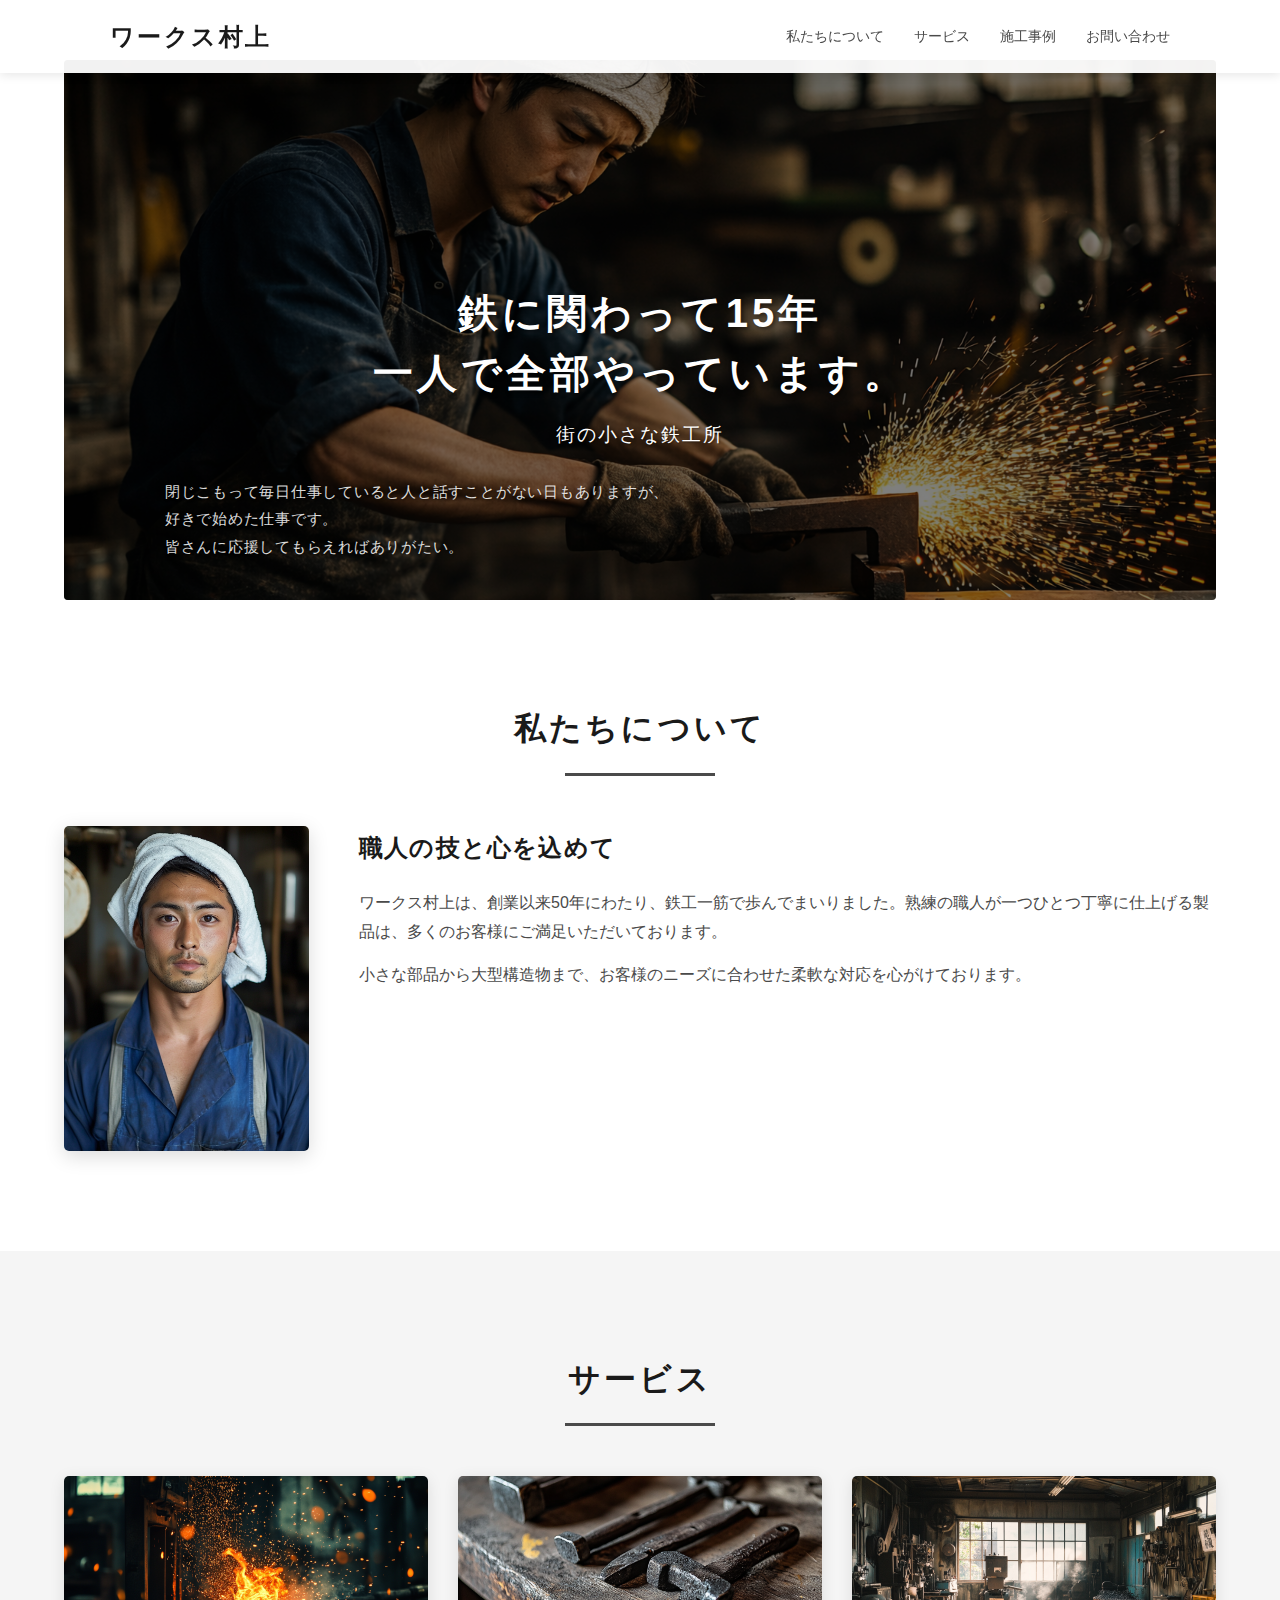
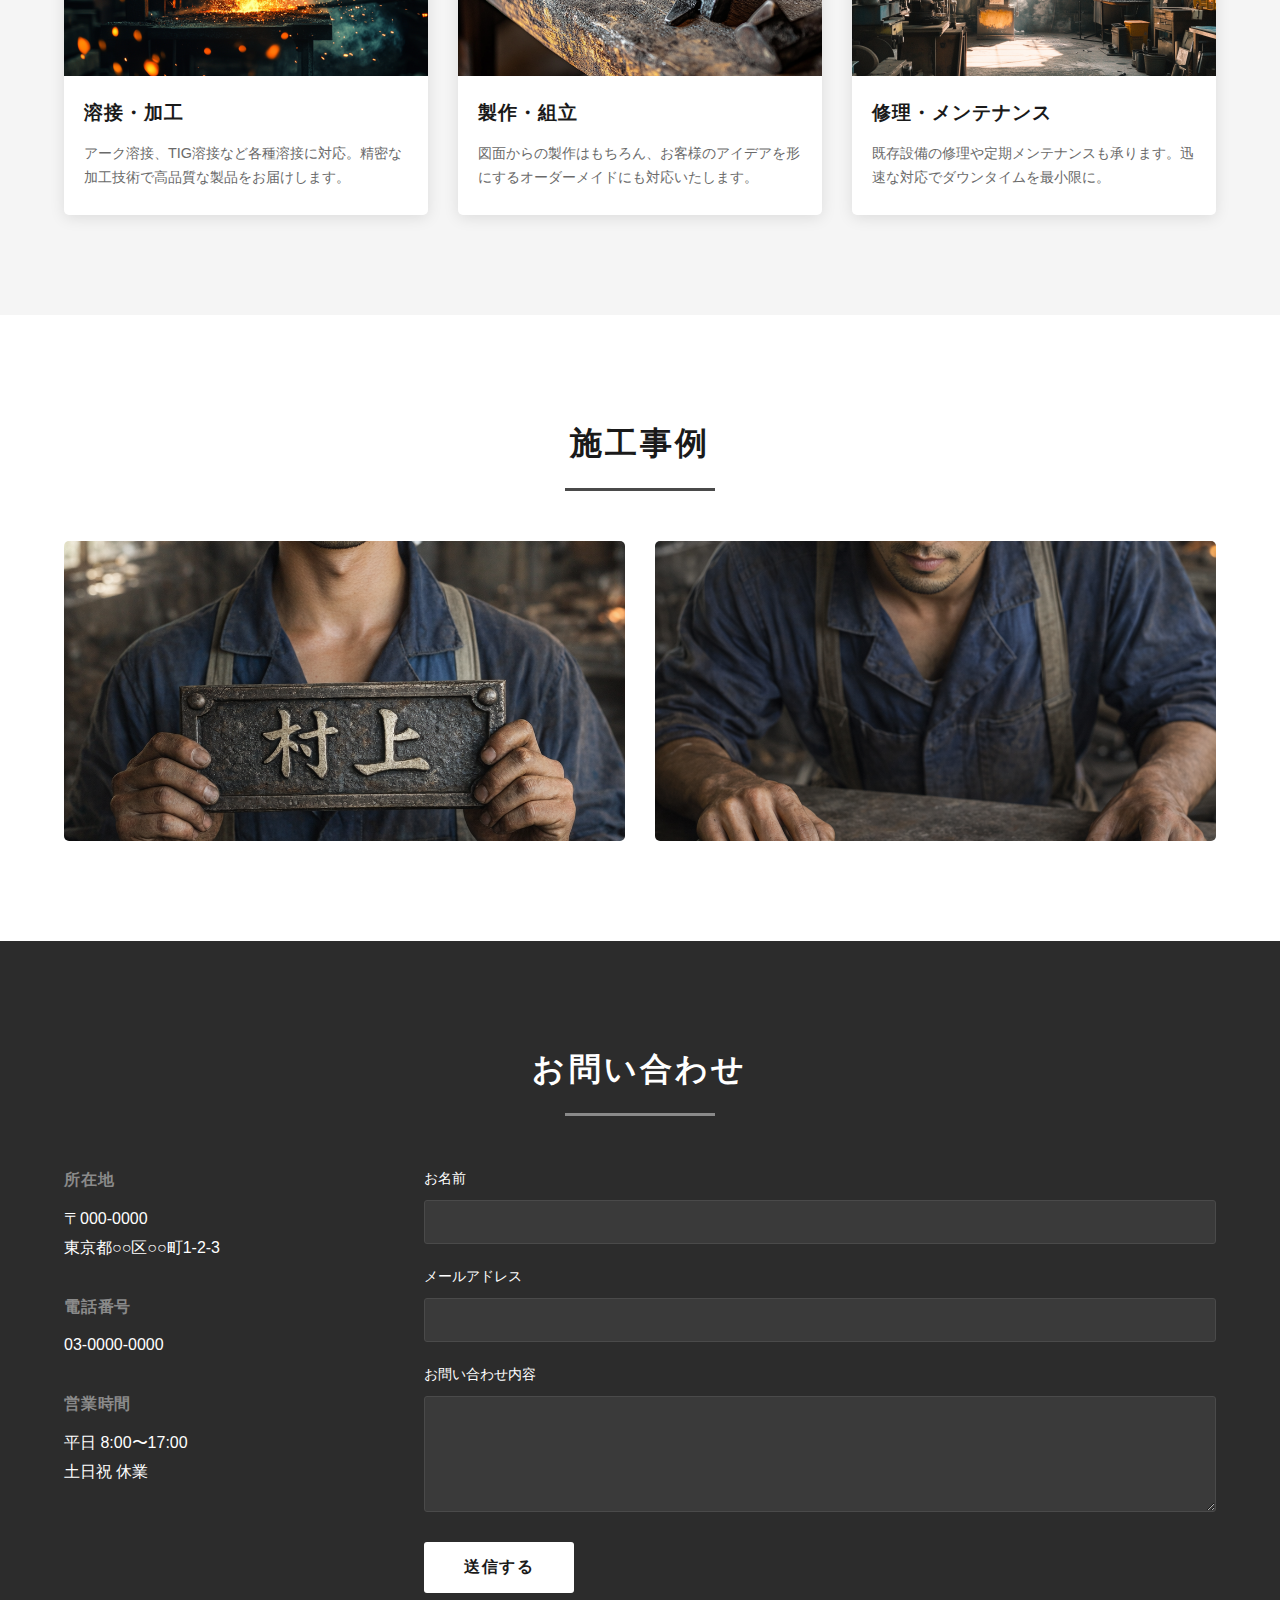
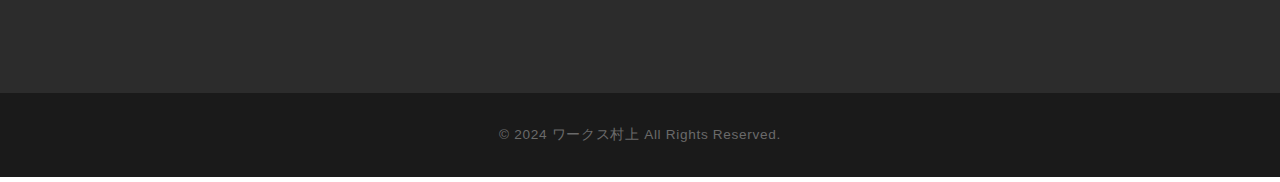
<file: index.html>
<!DOCTYPE html>
<html lang="ja">
<head>
  <meta charset="UTF-8">
  <meta name="viewport" content="width=device-width, initial-scale=1.0">
  <title>ワークス村上 | 鉄工所</title>
  <link rel="stylesheet" href="css/style.css">
</head>
<body>
  <!-- ヘッダー -->
  <header class="header">
    <div class="header-inner">
      <h1 class="logo">ワークス村上</h1>
      <nav class="nav">
        <ul class="nav-list">
          <li><a href="#about">私たちについて</a></li>
          <li><a href="#services">サービス</a></li>
          <li><a href="#works">施工事例</a></li>
          <li><a href="#contact">お問い合わせ</a></li>
        </ul>
      </nav>
    </div>
  </header>

  <!-- セクション1: ヒーロー -->
  <section class="hero">
    <div class="hero-overlay"></div>
    <div class="hero-content">
      <div class="hero-upper">
        <h2 class="hero-title">鉄に関わって15年<br>一人で全部やっています。</h2>
        <p class="hero-subtitle">街の小さな鉄工所</p>
      </div>
      <p class="hero-description">閉じこもって毎日仕事していると人と話すことがない日もありますが、<br>好きで始めた仕事です。<br>皆さんに応援してもらえればありがたい。</p>
    </div>
  </section>

  <!-- セクション2: 私たちについて -->
  <section id="about" class="about">
    <div class="container">
      <h2 class="section-title">私たちについて</h2>
      <div class="about-content">
        <div class="about-image">
          <img src="images/profile.png" alt="代表プロフィール">
        </div>
        <div class="about-text">
          <h3>職人の技と心を込めて</h3>
          <p>ワークス村上は、創業以来50年にわたり、鉄工一筋で歩んでまいりました。熟練の職人が一つひとつ丁寧に仕上げる製品は、多くのお客様にご満足いただいております。</p>
          <p>小さな部品から大型構造物まで、お客様のニーズに合わせた柔軟な対応を心がけております。</p>
        </div>
      </div>
    </div>
  </section>

  <!-- セクション3: サービス -->
  <section id="services" class="services">
    <div class="container">
      <h2 class="section-title">サービス</h2>
      <div class="services-grid">
        <div class="service-card">
          <div class="service-image">
            <img src="images/forge-fire.png" alt="溶接・加工">
          </div>
          <h3>溶接・加工</h3>
          <p>アーク溶接、TIG溶接など各種溶接に対応。精密な加工技術で高品質な製品をお届けします。</p>
        </div>
        <div class="service-card">
          <div class="service-image">
            <img src="images/tools.png" alt="製作・組立">
          </div>
          <h3>製作・組立</h3>
          <p>図面からの製作はもちろん、お客様のアイデアを形にするオーダーメイドにも対応いたします。</p>
        </div>
        <div class="service-card">
          <div class="service-image">
            <img src="images/workshop.png" alt="修理・メンテナンス">
          </div>
          <h3>修理・メンテナンス</h3>
          <p>既存設備の修理や定期メンテナンスも承ります。迅速な対応でダウンタイムを最小限に。</p>
        </div>
      </div>
    </div>
  </section>

  <!-- セクション4: 施工事例 -->
  <section id="works" class="works">
    <div class="container">
      <h2 class="section-title">施工事例</h2>
      <div class="works-grid">
        <div class="work-item">
          <img src="images/work-nameplate.png" alt="銘板製作">
          <div class="work-overlay">
            <h3>銘板製作</h3>
          </div>
        </div>
        <div class="work-item">
          <img src="images/work-measure.png" alt="計測機器部品">
          <div class="work-overlay">
            <h3>計測機器部品</h3>
          </div>
        </div>
      </div>
    </div>
  </section>

  <!-- セクション5: お問い合わせ -->
  <section id="contact" class="contact">
    <div class="container">
      <h2 class="section-title">お問い合わせ</h2>
      <div class="contact-content">
        <div class="contact-info">
          <div class="contact-item">
            <h3>所在地</h3>
            <p>〒000-0000<br>東京都○○区○○町1-2-3</p>
          </div>
          <div class="contact-item">
            <h3>電話番号</h3>
            <p>03-0000-0000</p>
          </div>
          <div class="contact-item">
            <h3>営業時間</h3>
            <p>平日 8:00〜17:00<br>土日祝 休業</p>
          </div>
        </div>
        <div class="contact-form">
          <form>
            <div class="form-group">
              <label for="name">お名前</label>
              <input type="text" id="name" name="name" required>
            </div>
            <div class="form-group">
              <label for="email">メールアドレス</label>
              <input type="email" id="email" name="email" required>
            </div>
            <div class="form-group">
              <label for="message">お問い合わせ内容</label>
              <textarea id="message" name="message" rows="5" required></textarea>
            </div>
            <button type="submit" class="btn">送信する</button>
          </form>
        </div>
      </div>
    </div>
  </section>

  <!-- フッター -->
  <footer class="footer">
    <p>&copy; 2024 ワークス村上 All Rights Reserved.</p>
  </footer>

  <script src="js/main.js"></script>
</body>
</html>
</file>
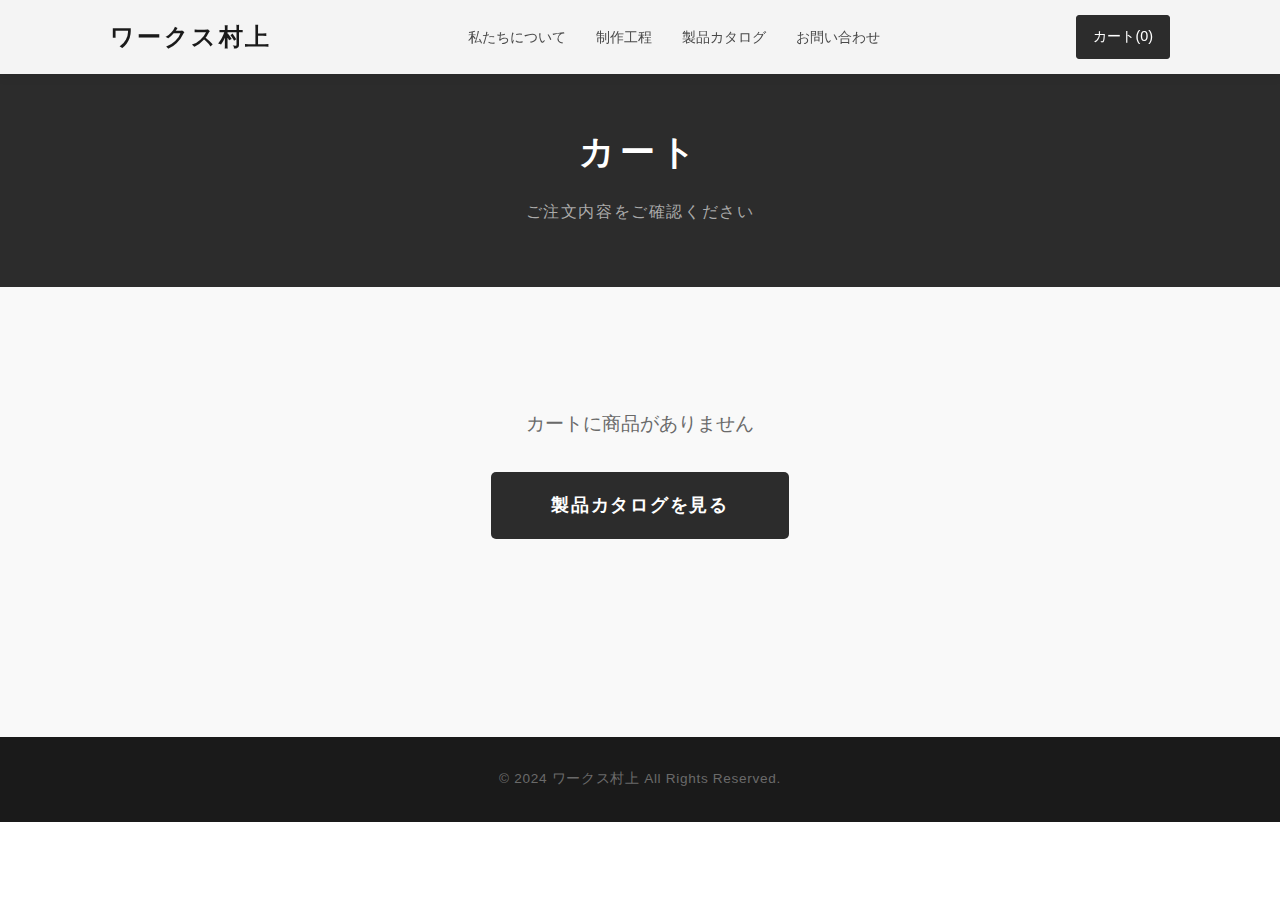
<file: cart.html>
<!DOCTYPE html>
<html lang="ja">
<head>
  <meta charset="UTF-8">
  <meta name="viewport" content="width=device-width, initial-scale=1.0">
  <title>カート | ワークス村上</title>
  <link rel="stylesheet" href="css/style.css">
</head>
<body>
  <!-- ヘッダー -->
  <header class="header">
    <div class="header-inner">
      <h1 class="logo"><a href="index.html">ワークス村上</a></h1>
      <nav class="nav">
        <ul class="nav-list">
          <li><a href="index.html#about">私たちについて</a></li>
          <li><a href="process.html">制作工程</a></li>
          <li><a href="catalog.html">製品カタログ</a></li>
          <li><a href="index.html#contact">お問い合わせ</a></li>
        </ul>
      </nav>
      <a href="cart.html" class="cart-link active">
        カート(<span id="cart-count">0</span>)
      </a>
    </div>
  </header>

  <!-- ページタイトル -->
  <section class="page-hero">
    <h2 class="page-title">カート</h2>
    <p class="page-subtitle">ご注文内容をご確認ください</p>
  </section>

  <!-- カート内容 -->
  <section class="cart-section">
    <div class="container">
      <!-- カートが空の場合 -->
      <div class="cart-empty" id="cart-empty">
        <p>カートに商品がありません</p>
        <a href="catalog.html" class="btn btn-primary">製品カタログを見る</a>
      </div>

      <!-- カートに商品がある場合 -->
      <div class="cart-content" id="cart-content" style="display: none;">
        <table class="cart-table">
          <thead>
            <tr>
              <th>商品</th>
              <th>単価</th>
              <th>数量</th>
              <th>小計</th>
              <th></th>
            </tr>
          </thead>
          <tbody id="cart-items">
            <!-- JavaScriptで動的に追加 -->
          </tbody>
        </table>

        <div class="cart-summary">
          <div class="cart-total">
            <span>合計（税込）</span>
            <span id="cart-total-price">¥0</span>
          </div>
          <p class="cart-note">※ 価格は参考価格です。正式なお見積りは別途ご連絡いたします。</p>
        </div>

        <div class="cart-actions">
          <a href="catalog.html" class="btn btn-outline">買い物を続ける</a>
          <a href="order.html" class="btn btn-primary">注文手続きへ</a>
        </div>
      </div>
    </div>
  </section>

  <!-- フッター -->
  <footer class="footer">
    <p>&copy; 2024 ワークス村上 All Rights Reserved.</p>
  </footer>

  <script src="js/main.js"></script>
  <script src="js/cart.js"></script>
</body>
</html>
</file>
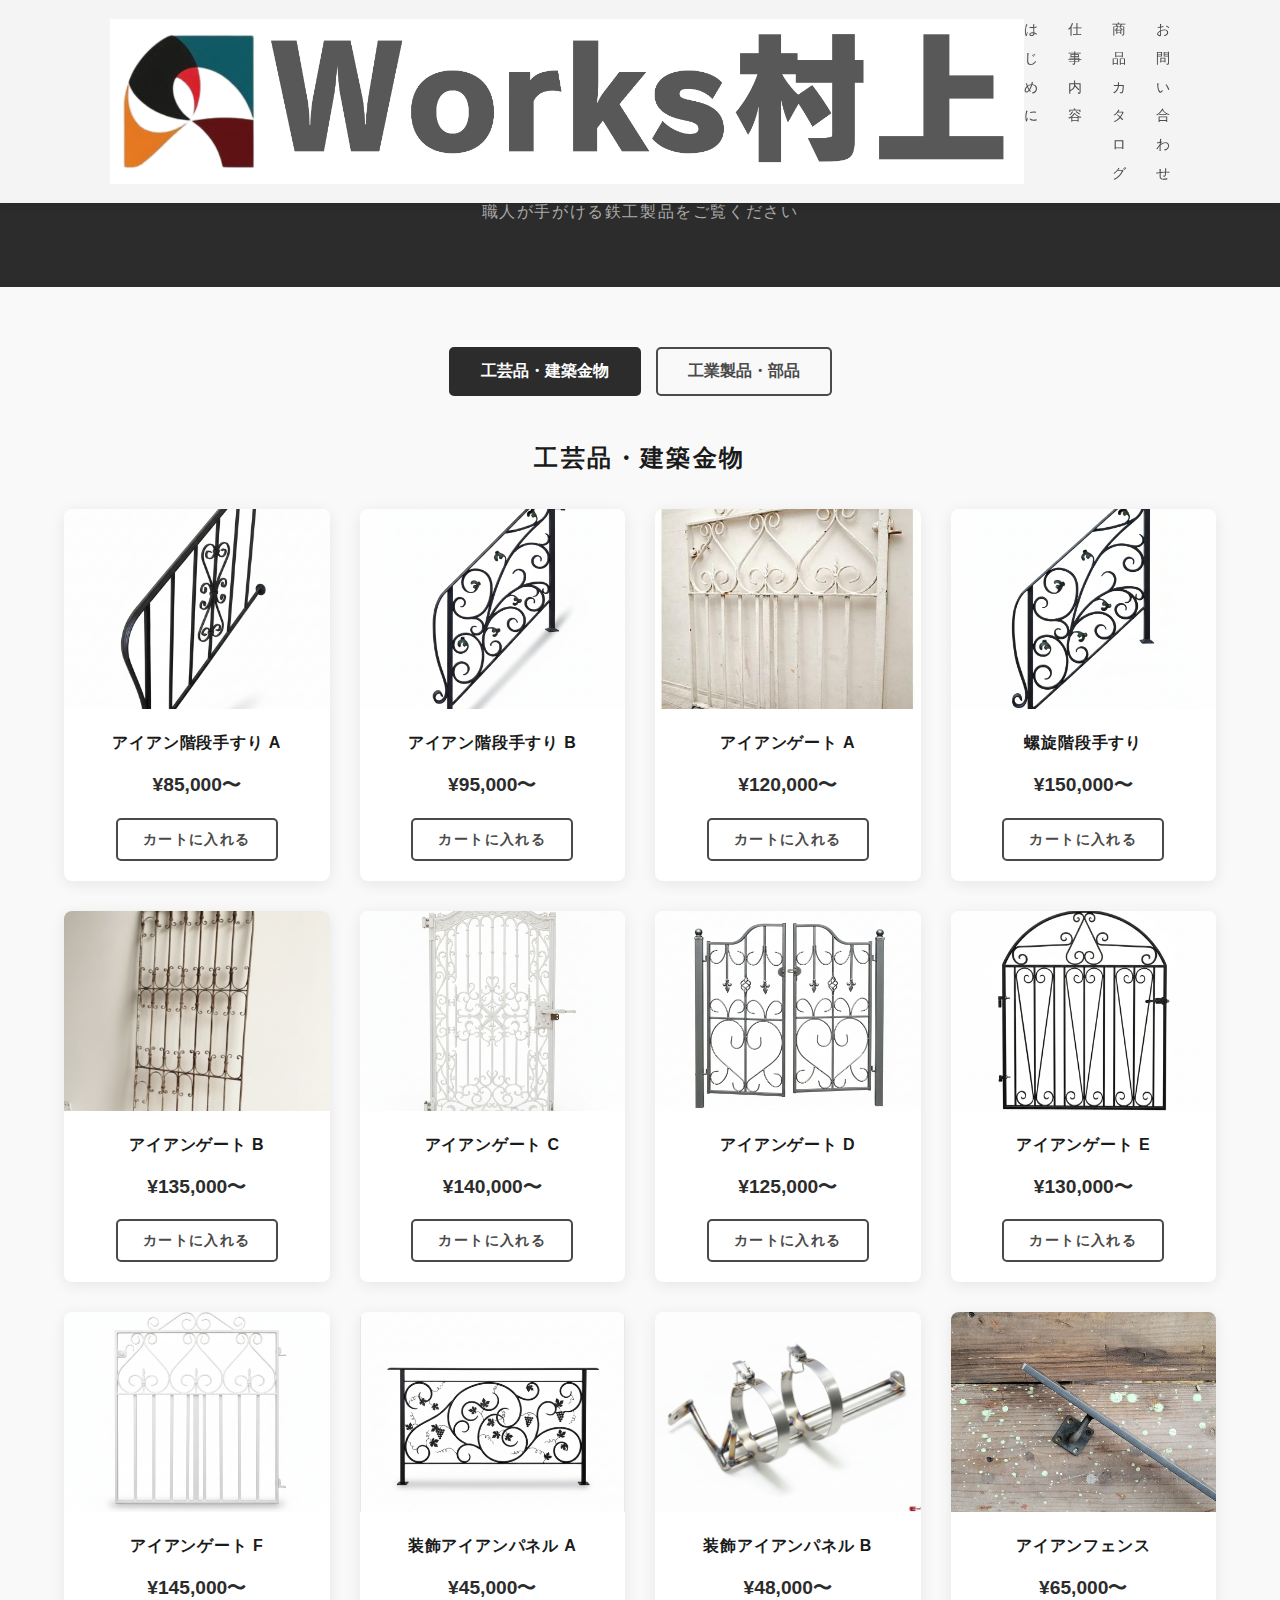
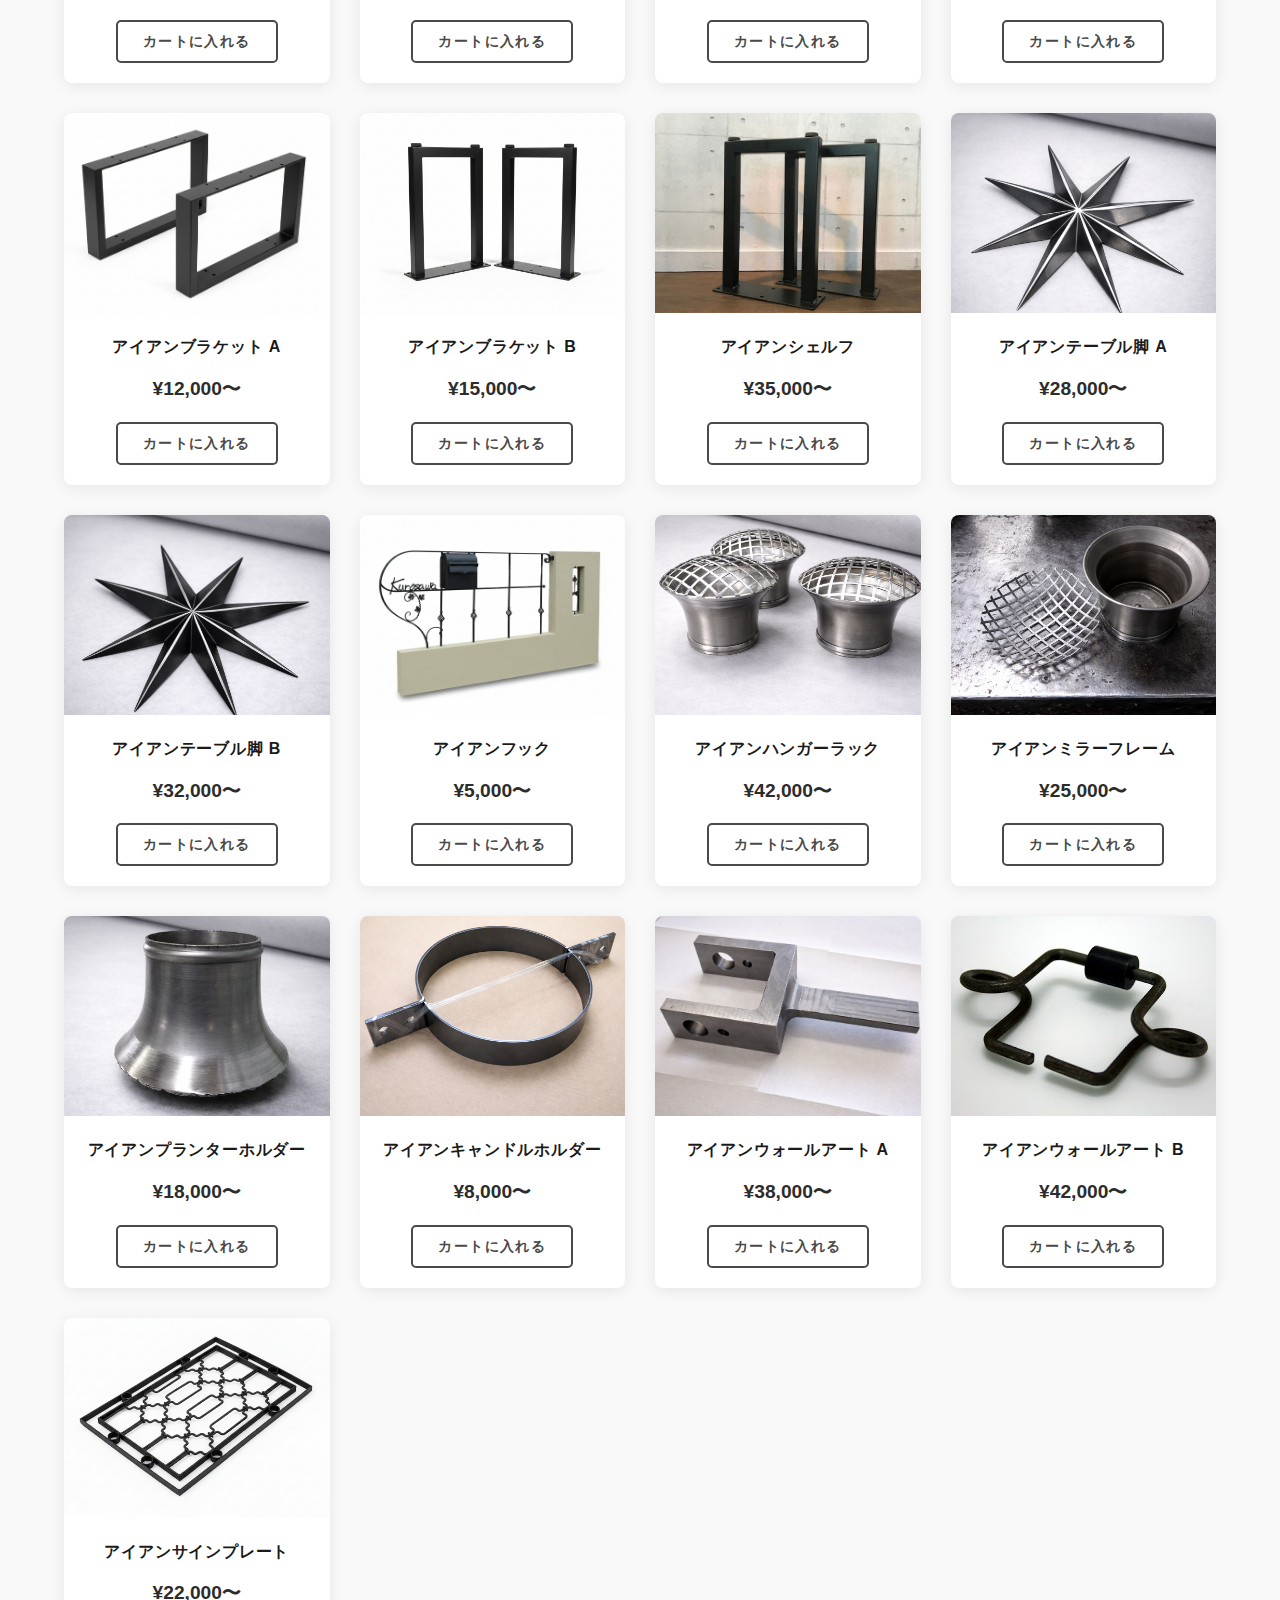
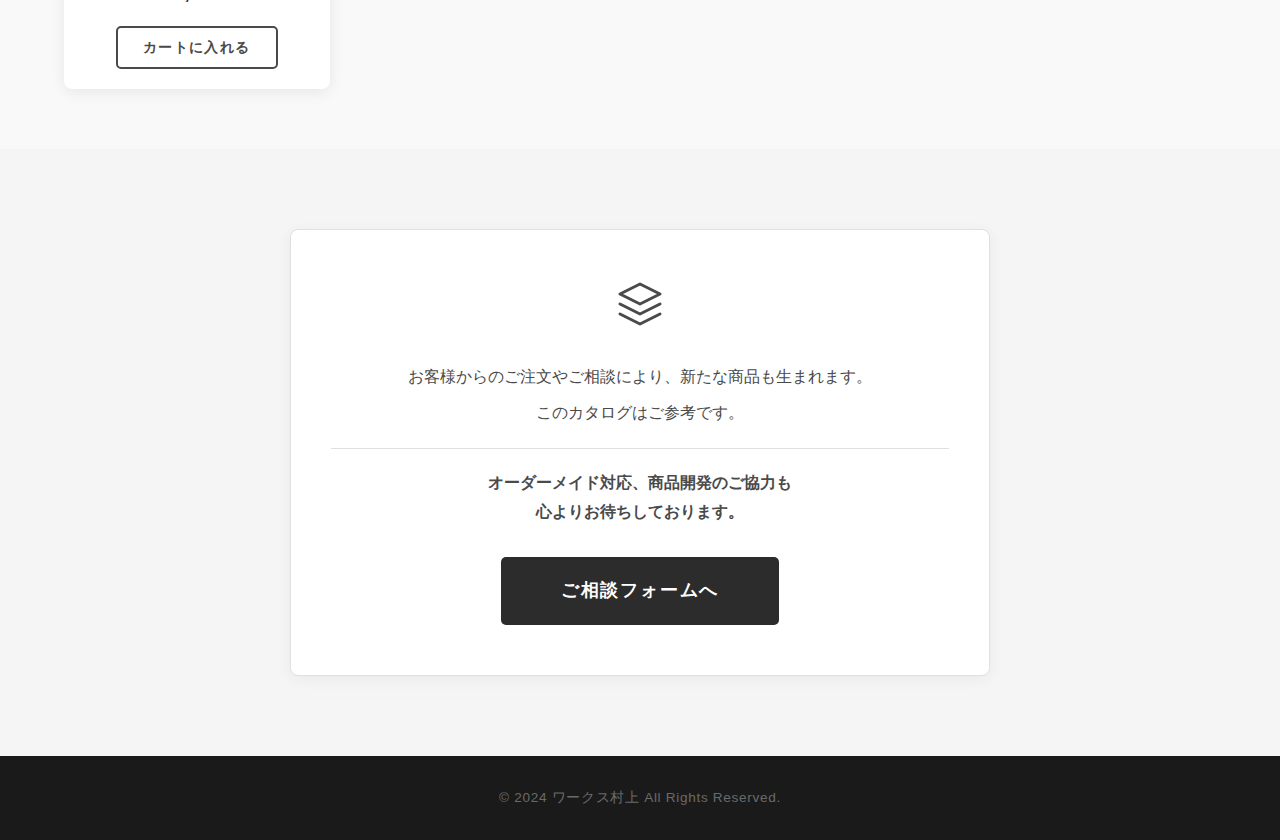
<file: catalog.html>
<!DOCTYPE html>
<html lang="ja">
<head>
  <meta charset="UTF-8">
  <meta name="viewport" content="width=device-width, initial-scale=1.0">
  <title>商品カタログ | ワークス村上</title>
  <link rel="stylesheet" href="css/style.css">
</head>
<body>
  <!-- ヘッダー -->
  <header class="header">
    <div class="header-inner">
      <h1 class="logo"><a href="index.html"><img src="images/Logo.png" alt="ワークス村上"></a></h1>
      <nav class="nav">
        <ul class="nav-list">
          <li><a href="#about">はじめに</a></li>
          <li><a href="process.html">仕事内容</a></li>
          <li><a href="catalog.html">商品カタログ</a></li>
          <li><a href="#contact">お問い合わせ</a></li>
        </ul>
      </nav>
    </div>
  </header>

  <!-- ページタイトル -->
  <section class="page-hero">
    <h2 class="page-title">商品カタログ</h2>
    <p class="page-subtitle">職人が手がける鉄工製品をご覧ください</p>
  </section>

  <!-- カテゴリタブ -->
  <section class="catalog-section">
    <div class="container">
      <div class="catalog-tabs">
        <button class="tab-btn active" data-category="crafts">工芸品・建築金物</button>
        <button class="tab-btn" data-category="products">工業製品・部品</button>
      </div>

      <!-- 工芸品・建築金物 -->
      <div class="catalog-category" id="crafts">
        <h3 class="category-title">工芸品・建築金物</h3>
        <div class="catalog-grid">
          <div class="catalog-item" data-id="craft-01" data-name="アイアン階段手すり A" data-price="85000">
            <div class="catalog-image">
              <img src="images/catalog-crafts/craft-01-stairs.png" alt="アイアン階段手すり A">
            </div>
            <div class="catalog-info">
              <h4>アイアン階段手すり A</h4>
              <p class="catalog-price">¥85,000〜</p>
              <button class="btn btn-cart" onclick="addToCart('craft-01', 'アイアン階段手すり A', 85000)">カートに入れる</button>
            </div>
          </div>

          <div class="catalog-item" data-id="craft-02" data-name="アイアン階段手すり B" data-price="95000">
            <div class="catalog-image">
              <img src="images/catalog-crafts/craft-02-stairs.png" alt="アイアン階段手すり B">
            </div>
            <div class="catalog-info">
              <h4>アイアン階段手すり B</h4>
              <p class="catalog-price">¥95,000〜</p>
              <button class="btn btn-cart" onclick="addToCart('craft-02', 'アイアン階段手すり B', 95000)">カートに入れる</button>
            </div>
          </div>

          <div class="catalog-item" data-id="craft-03" data-name="アイアンゲート A" data-price="120000">
            <div class="catalog-image">
              <img src="images/catalog-crafts/craft-03-gate.jpg" alt="アイアンゲート A">
            </div>
            <div class="catalog-info">
              <h4>アイアンゲート A</h4>
              <p class="catalog-price">¥120,000〜</p>
              <button class="btn btn-cart" onclick="addToCart('craft-03', 'アイアンゲート A', 120000)">カートに入れる</button>
            </div>
          </div>

          <div class="catalog-item" data-id="craft-04" data-name="螺旋階段手すり" data-price="150000">
            <div class="catalog-image">
              <img src="images/catalog-crafts/craft-04-stairs.png" alt="螺旋階段手すり">
            </div>
            <div class="catalog-info">
              <h4>螺旋階段手すり</h4>
              <p class="catalog-price">¥150,000〜</p>
              <button class="btn btn-cart" onclick="addToCart('craft-04', '螺旋階段手すり', 150000)">カートに入れる</button>
            </div>
          </div>

          <div class="catalog-item" data-id="craft-05" data-name="アイアンゲート B" data-price="135000">
            <div class="catalog-image">
              <img src="images/catalog-crafts/craft-05-gate.png" alt="アイアンゲート B">
            </div>
            <div class="catalog-info">
              <h4>アイアンゲート B</h4>
              <p class="catalog-price">¥135,000〜</p>
              <button class="btn btn-cart" onclick="addToCart('craft-05', 'アイアンゲート B', 135000)">カートに入れる</button>
            </div>
          </div>

          <div class="catalog-item" data-id="craft-06" data-name="アイアンゲート C" data-price="140000">
            <div class="catalog-image">
              <img src="images/catalog-crafts/craft-06-gate.png" alt="アイアンゲート C">
            </div>
            <div class="catalog-info">
              <h4>アイアンゲート C</h4>
              <p class="catalog-price">¥140,000〜</p>
              <button class="btn btn-cart" onclick="addToCart('craft-06', 'アイアンゲート C', 140000)">カートに入れる</button>
            </div>
          </div>

          <div class="catalog-item" data-id="craft-07" data-name="アイアンゲート D" data-price="125000">
            <div class="catalog-image">
              <img src="images/catalog-crafts/craft-07-gate.png" alt="アイアンゲート D">
            </div>
            <div class="catalog-info">
              <h4>アイアンゲート D</h4>
              <p class="catalog-price">¥125,000〜</p>
              <button class="btn btn-cart" onclick="addToCart('craft-07', 'アイアンゲート D', 125000)">カートに入れる</button>
            </div>
          </div>

          <div class="catalog-item" data-id="craft-08" data-name="アイアンゲート E" data-price="130000">
            <div class="catalog-image">
              <img src="images/catalog-crafts/craft-08-gate.png" alt="アイアンゲート E">
            </div>
            <div class="catalog-info">
              <h4>アイアンゲート E</h4>
              <p class="catalog-price">¥130,000〜</p>
              <button class="btn btn-cart" onclick="addToCart('craft-08', 'アイアンゲート E', 130000)">カートに入れる</button>
            </div>
          </div>

          <div class="catalog-item" data-id="craft-09" data-name="アイアンゲート F" data-price="145000">
            <div class="catalog-image">
              <img src="images/catalog-crafts/craft-09-gate.png" alt="アイアンゲート F">
            </div>
            <div class="catalog-info">
              <h4>アイアンゲート F</h4>
              <p class="catalog-price">¥145,000〜</p>
              <button class="btn btn-cart" onclick="addToCart('craft-09', 'アイアンゲート F', 145000)">カートに入れる</button>
            </div>
          </div>

          <div class="catalog-item" data-id="craft-10" data-name="装飾アイアンパネル A" data-price="45000">
            <div class="catalog-image">
              <img src="images/catalog-crafts/craft-10.png" alt="装飾アイアンパネル A">
            </div>
            <div class="catalog-info">
              <h4>装飾アイアンパネル A</h4>
              <p class="catalog-price">¥45,000〜</p>
              <button class="btn btn-cart" onclick="addToCart('craft-10', '装飾アイアンパネル A', 45000)">カートに入れる</button>
            </div>
          </div>

          <div class="catalog-item" data-id="craft-11" data-name="装飾アイアンパネル B" data-price="48000">
            <div class="catalog-image">
              <img src="images/catalog-crafts/craft-11.png" alt="装飾アイアンパネル B">
            </div>
            <div class="catalog-info">
              <h4>装飾アイアンパネル B</h4>
              <p class="catalog-price">¥48,000〜</p>
              <button class="btn btn-cart" onclick="addToCart('craft-11', '装飾アイアンパネル B', 48000)">カートに入れる</button>
            </div>
          </div>

          <div class="catalog-item" data-id="craft-12" data-name="アイアンフェンス" data-price="65000">
            <div class="catalog-image">
              <img src="images/catalog-crafts/craft-12.jpg" alt="アイアンフェンス">
            </div>
            <div class="catalog-info">
              <h4>アイアンフェンス</h4>
              <p class="catalog-price">¥65,000〜</p>
              <button class="btn btn-cart" onclick="addToCart('craft-12', 'アイアンフェンス', 65000)">カートに入れる</button>
            </div>
          </div>

          <div class="catalog-item" data-id="craft-13" data-name="アイアンブラケット A" data-price="12000">
            <div class="catalog-image">
              <img src="images/catalog-crafts/craft-13.png" alt="アイアンブラケット A">
            </div>
            <div class="catalog-info">
              <h4>アイアンブラケット A</h4>
              <p class="catalog-price">¥12,000〜</p>
              <button class="btn btn-cart" onclick="addToCart('craft-13', 'アイアンブラケット A', 12000)">カートに入れる</button>
            </div>
          </div>

          <div class="catalog-item" data-id="craft-14" data-name="アイアンブラケット B" data-price="15000">
            <div class="catalog-image">
              <img src="images/catalog-crafts/craft-14.png" alt="アイアンブラケット B">
            </div>
            <div class="catalog-info">
              <h4>アイアンブラケット B</h4>
              <p class="catalog-price">¥15,000〜</p>
              <button class="btn btn-cart" onclick="addToCart('craft-14', 'アイアンブラケット B', 15000)">カートに入れる</button>
            </div>
          </div>

          <div class="catalog-item" data-id="craft-15" data-name="アイアンシェルフ" data-price="35000">
            <div class="catalog-image">
              <img src="images/catalog-crafts/craft-15.jpg" alt="アイアンシェルフ">
            </div>
            <div class="catalog-info">
              <h4>アイアンシェルフ</h4>
              <p class="catalog-price">¥35,000〜</p>
              <button class="btn btn-cart" onclick="addToCart('craft-15', 'アイアンシェルフ', 35000)">カートに入れる</button>
            </div>
          </div>

          <div class="catalog-item" data-id="craft-16" data-name="アイアンテーブル脚 A" data-price="28000">
            <div class="catalog-image">
              <img src="images/catalog-crafts/craft-16.png" alt="アイアンテーブル脚 A">
            </div>
            <div class="catalog-info">
              <h4>アイアンテーブル脚 A</h4>
              <p class="catalog-price">¥28,000〜</p>
              <button class="btn btn-cart" onclick="addToCart('craft-16', 'アイアンテーブル脚 A', 28000)">カートに入れる</button>
            </div>
          </div>

          <div class="catalog-item" data-id="craft-17" data-name="アイアンテーブル脚 B" data-price="32000">
            <div class="catalog-image">
              <img src="images/catalog-crafts/craft-17.png" alt="アイアンテーブル脚 B">
            </div>
            <div class="catalog-info">
              <h4>アイアンテーブル脚 B</h4>
              <p class="catalog-price">¥32,000〜</p>
              <button class="btn btn-cart" onclick="addToCart('craft-17', 'アイアンテーブル脚 B', 32000)">カートに入れる</button>
            </div>
          </div>

          <div class="catalog-item" data-id="craft-18" data-name="アイアンフック" data-price="5000">
            <div class="catalog-image">
              <img src="images/catalog-crafts/craft-18.png" alt="アイアンフック">
            </div>
            <div class="catalog-info">
              <h4>アイアンフック</h4>
              <p class="catalog-price">¥5,000〜</p>
              <button class="btn btn-cart" onclick="addToCart('craft-18', 'アイアンフック', 5000)">カートに入れる</button>
            </div>
          </div>

          <div class="catalog-item" data-id="craft-19" data-name="アイアンハンガーラック" data-price="42000">
            <div class="catalog-image">
              <img src="images/catalog-crafts/craft-19.png" alt="アイアンハンガーラック">
            </div>
            <div class="catalog-info">
              <h4>アイアンハンガーラック</h4>
              <p class="catalog-price">¥42,000〜</p>
              <button class="btn btn-cart" onclick="addToCart('craft-19', 'アイアンハンガーラック', 42000)">カートに入れる</button>
            </div>
          </div>

          <div class="catalog-item" data-id="craft-20" data-name="アイアンミラーフレーム" data-price="25000">
            <div class="catalog-image">
              <img src="images/catalog-crafts/craft-20.png" alt="アイアンミラーフレーム">
            </div>
            <div class="catalog-info">
              <h4>アイアンミラーフレーム</h4>
              <p class="catalog-price">¥25,000〜</p>
              <button class="btn btn-cart" onclick="addToCart('craft-20', 'アイアンミラーフレーム', 25000)">カートに入れる</button>
            </div>
          </div>

          <div class="catalog-item" data-id="craft-21" data-name="アイアンプランターホルダー" data-price="18000">
            <div class="catalog-image">
              <img src="images/catalog-crafts/craft-21.png" alt="アイアンプランターホルダー">
            </div>
            <div class="catalog-info">
              <h4>アイアンプランターホルダー</h4>
              <p class="catalog-price">¥18,000〜</p>
              <button class="btn btn-cart" onclick="addToCart('craft-21', 'アイアンプランターホルダー', 18000)">カートに入れる</button>
            </div>
          </div>

          <div class="catalog-item" data-id="craft-22" data-name="アイアンキャンドルホルダー" data-price="8000">
            <div class="catalog-image">
              <img src="images/catalog-crafts/craft-22.png" alt="アイアンキャンドルホルダー">
            </div>
            <div class="catalog-info">
              <h4>アイアンキャンドルホルダー</h4>
              <p class="catalog-price">¥8,000〜</p>
              <button class="btn btn-cart" onclick="addToCart('craft-22', 'アイアンキャンドルホルダー', 8000)">カートに入れる</button>
            </div>
          </div>

          <div class="catalog-item" data-id="craft-23" data-name="アイアンウォールアート A" data-price="38000">
            <div class="catalog-image">
              <img src="images/catalog-crafts/craft-23.png" alt="アイアンウォールアート A">
            </div>
            <div class="catalog-info">
              <h4>アイアンウォールアート A</h4>
              <p class="catalog-price">¥38,000〜</p>
              <button class="btn btn-cart" onclick="addToCart('craft-23', 'アイアンウォールアート A', 38000)">カートに入れる</button>
            </div>
          </div>

          <div class="catalog-item" data-id="craft-24" data-name="アイアンウォールアート B" data-price="42000">
            <div class="catalog-image">
              <img src="images/catalog-crafts/craft-24.jpg" alt="アイアンウォールアート B">
            </div>
            <div class="catalog-info">
              <h4>アイアンウォールアート B</h4>
              <p class="catalog-price">¥42,000〜</p>
              <button class="btn btn-cart" onclick="addToCart('craft-24', 'アイアンウォールアート B', 42000)">カートに入れる</button>
            </div>
          </div>

          <div class="catalog-item" data-id="craft-25" data-name="アイアンサインプレート" data-price="22000">
            <div class="catalog-image">
              <img src="images/catalog-crafts/craft-25.png" alt="アイアンサインプレート">
            </div>
            <div class="catalog-info">
              <h4>アイアンサインプレート</h4>
              <p class="catalog-price">¥22,000〜</p>
              <button class="btn btn-cart" onclick="addToCart('craft-25', 'アイアンサインプレート', 22000)">カートに入れる</button>
            </div>
          </div>
        </div>
      </div>

      <!-- 工業製品・部品 -->
      <div class="catalog-category hidden" id="products">
        <h3 class="category-title">工業製品・部品</h3>
        <div class="catalog-grid">
          <div class="catalog-item" data-id="product-01" data-name="鉄骨ブラケット A" data-price="8500">
            <div class="catalog-image">
              <img src="images/catalog-products/product-01.png" alt="鉄骨ブラケット A">
            </div>
            <div class="catalog-info">
              <h4>鉄骨ブラケット A</h4>
              <p class="catalog-price">¥8,500〜</p>
              <button class="btn btn-cart" onclick="addToCart('product-01', '鉄骨ブラケット A', 8500)">カートに入れる</button>
            </div>
          </div>

          <div class="catalog-item" data-id="product-02" data-name="鉄骨ブラケット B" data-price="9500">
            <div class="catalog-image">
              <img src="images/catalog-products/product-02.png" alt="鉄骨ブラケット B">
            </div>
            <div class="catalog-info">
              <h4>鉄骨ブラケット B</h4>
              <p class="catalog-price">¥9,500〜</p>
              <button class="btn btn-cart" onclick="addToCart('product-02', '鉄骨ブラケット B', 9500)">カートに入れる</button>
            </div>
          </div>

          <div class="catalog-item" data-id="product-03" data-name="補強プレート A" data-price="4500">
            <div class="catalog-image">
              <img src="images/catalog-products/product-03.png" alt="補強プレート A">
            </div>
            <div class="catalog-info">
              <h4>補強プレート A</h4>
              <p class="catalog-price">¥4,500〜</p>
              <button class="btn btn-cart" onclick="addToCart('product-03', '補強プレート A', 4500)">カートに入れる</button>
            </div>
          </div>

          <div class="catalog-item" data-id="product-04" data-name="補強プレート B" data-price="5200">
            <div class="catalog-image">
              <img src="images/catalog-products/product-04.jpg" alt="補強プレート B">
            </div>
            <div class="catalog-info">
              <h4>補強プレート B</h4>
              <p class="catalog-price">¥5,200〜</p>
              <button class="btn btn-cart" onclick="addToCart('product-04', '補強プレート B', 5200)">カートに入れる</button>
            </div>
          </div>

          <div class="catalog-item" data-id="product-05" data-name="アンカーボルトセット" data-price="3800">
            <div class="catalog-image">
              <img src="images/catalog-products/product-05.jpg" alt="アンカーボルトセット">
            </div>
            <div class="catalog-info">
              <h4>アンカーボルトセット</h4>
              <p class="catalog-price">¥3,800〜</p>
              <button class="btn btn-cart" onclick="addToCart('product-05', 'アンカーボルトセット', 3800)">カートに入れる</button>
            </div>
          </div>

          <div class="catalog-item" data-id="product-06" data-name="パイプクランプ" data-price="2800">
            <div class="catalog-image">
              <img src="images/catalog-products/product-06.jpg" alt="パイプクランプ">
            </div>
            <div class="catalog-info">
              <h4>パイプクランプ</h4>
              <p class="catalog-price">¥2,800〜</p>
              <button class="btn btn-cart" onclick="addToCart('product-06', 'パイプクランプ', 2800)">カートに入れる</button>
            </div>
          </div>

          <div class="catalog-item" data-id="product-07" data-name="L字金具" data-price="1800">
            <div class="catalog-image">
              <img src="images/catalog-products/product-07.jpg" alt="L字金具">
            </div>
            <div class="catalog-info">
              <h4>L字金具</h4>
              <p class="catalog-price">¥1,800〜</p>
              <button class="btn btn-cart" onclick="addToCart('product-07', 'L字金具', 1800)">カートに入れる</button>
            </div>
          </div>

          <div class="catalog-item" data-id="product-08" data-name="T字ジョイント" data-price="2200">
            <div class="catalog-image">
              <img src="images/catalog-products/product-08.jpg" alt="T字ジョイント">
            </div>
            <div class="catalog-info">
              <h4>T字ジョイント</h4>
              <p class="catalog-price">¥2,200〜</p>
              <button class="btn btn-cart" onclick="addToCart('product-08', 'T字ジョイント', 2200)">カートに入れる</button>
            </div>
          </div>

          <div class="catalog-item" data-id="product-09" data-name="フランジプレート" data-price="6500">
            <div class="catalog-image">
              <img src="images/catalog-products/product-09.jpg" alt="フランジプレート">
            </div>
            <div class="catalog-info">
              <h4>フランジプレート</h4>
              <p class="catalog-price">¥6,500〜</p>
              <button class="btn btn-cart" onclick="addToCart('product-09', 'フランジプレート', 6500)">カートに入れる</button>
            </div>
          </div>

          <div class="catalog-item" data-id="product-10" data-name="ベースプレート A" data-price="7200">
            <div class="catalog-image">
              <img src="images/catalog-products/product-10.png" alt="ベースプレート A">
            </div>
            <div class="catalog-info">
              <h4>ベースプレート A</h4>
              <p class="catalog-price">¥7,200〜</p>
              <button class="btn btn-cart" onclick="addToCart('product-10', 'ベースプレート A', 7200)">カートに入れる</button>
            </div>
          </div>

          <div class="catalog-item" data-id="product-11" data-name="ベースプレート B" data-price="8500">
            <div class="catalog-image">
              <img src="images/catalog-products/product-11.png" alt="ベースプレート B">
            </div>
            <div class="catalog-info">
              <h4>ベースプレート B</h4>
              <p class="catalog-price">¥8,500〜</p>
              <button class="btn btn-cart" onclick="addToCart('product-11', 'ベースプレート B', 8500)">カートに入れる</button>
            </div>
          </div>

          <div class="catalog-item" data-id="product-12" data-name="スチールパイプ 1m" data-price="3200">
            <div class="catalog-image">
              <img src="images/catalog-products/product-12.png" alt="スチールパイプ 1m">
            </div>
            <div class="catalog-info">
              <h4>スチールパイプ 1m</h4>
              <p class="catalog-price">¥3,200〜</p>
              <button class="btn btn-cart" onclick="addToCart('product-12', 'スチールパイプ 1m', 3200)">カートに入れる</button>
            </div>
          </div>

          <div class="catalog-item" data-id="product-13" data-name="角パイプ 1m" data-price="3800">
            <div class="catalog-image">
              <img src="images/catalog-products/product-13.png" alt="角パイプ 1m">
            </div>
            <div class="catalog-info">
              <h4>角パイプ 1m</h4>
              <p class="catalog-price">¥3,800〜</p>
              <button class="btn btn-cart" onclick="addToCart('product-13', '角パイプ 1m', 3800)">カートに入れる</button>
            </div>
          </div>

          <div class="catalog-item" data-id="product-14" data-name="フラットバー" data-price="1500">
            <div class="catalog-image">
              <img src="images/catalog-products/product-14.jpg" alt="フラットバー">
            </div>
            <div class="catalog-info">
              <h4>フラットバー</h4>
              <p class="catalog-price">¥1,500〜</p>
              <button class="btn btn-cart" onclick="addToCart('product-14', 'フラットバー', 1500)">カートに入れる</button>
            </div>
          </div>

          <div class="catalog-item" data-id="product-15" data-name="アングル材" data-price="2500">
            <div class="catalog-image">
              <img src="images/catalog-products/product-15.jpg" alt="アングル材">
            </div>
            <div class="catalog-info">
              <h4>アングル材</h4>
              <p class="catalog-price">¥2,500〜</p>
              <button class="btn btn-cart" onclick="addToCart('product-15', 'アングル材', 2500)">カートに入れる</button>
            </div>
          </div>

          <div class="catalog-item" data-id="product-16" data-name="チャンネル材" data-price="4200">
            <div class="catalog-image">
              <img src="images/catalog-products/product-16.png" alt="チャンネル材">
            </div>
            <div class="catalog-info">
              <h4>チャンネル材</h4>
              <p class="catalog-price">¥4,200〜</p>
              <button class="btn btn-cart" onclick="addToCart('product-16', 'チャンネル材', 4200)">カートに入れる</button>
            </div>
          </div>

          <div class="catalog-item" data-id="product-17" data-name="H鋼カット品" data-price="12000">
            <div class="catalog-image">
              <img src="images/catalog-products/product-17.png" alt="H鋼カット品">
            </div>
            <div class="catalog-info">
              <h4>H鋼カット品</h4>
              <p class="catalog-price">¥12,000〜</p>
              <button class="btn btn-cart" onclick="addToCart('product-17', 'H鋼カット品', 12000)">カートに入れる</button>
            </div>
          </div>

          <div class="catalog-item" data-id="product-18" data-name="溶接組立品 A" data-price="18000">
            <div class="catalog-image">
              <img src="images/catalog-products/product-18.png" alt="溶接組立品 A">
            </div>
            <div class="catalog-info">
              <h4>溶接組立品 A</h4>
              <p class="catalog-price">¥18,000〜</p>
              <button class="btn btn-cart" onclick="addToCart('product-18', '溶接組立品 A', 18000)">カートに入れる</button>
            </div>
          </div>

          <div class="catalog-item" data-id="product-19" data-name="溶接組立品 B" data-price="22000">
            <div class="catalog-image">
              <img src="images/catalog-products/product-19.png" alt="溶接組立品 B">
            </div>
            <div class="catalog-info">
              <h4>溶接組立品 B</h4>
              <p class="catalog-price">¥22,000〜</p>
              <button class="btn btn-cart" onclick="addToCart('product-19', '溶接組立品 B', 22000)">カートに入れる</button>
            </div>
          </div>

          <div class="catalog-item" data-id="product-20" data-name="特注フレーム" data-price="35000">
            <div class="catalog-image">
              <img src="images/catalog-products/product-20.jpg" alt="特注フレーム">
            </div>
            <div class="catalog-info">
              <h4>特注フレーム</h4>
              <p class="catalog-price">¥35,000〜</p>
              <button class="btn btn-cart" onclick="addToCart('product-20', '特注フレーム', 35000)">カートに入れる</button>
            </div>
          </div>
        </div>
      </div>
    </div>
  </section>

  <!-- インフォメーションセクション -->
  <section class="info-section">
    <div class="container">
      <div class="info-content">
        <div class="info-icon">
          <svg xmlns="http://www.w3.org/2000/svg" width="48" height="48" viewBox="0 0 24 24" fill="none" stroke="currentColor" stroke-width="1.5" stroke-linecap="round" stroke-linejoin="round">
            <path d="M12 2L2 7l10 5 10-5-10-5z"></path>
            <path d="M2 17l10 5 10-5"></path>
            <path d="M2 12l10 5 10-5"></path>
          </svg>
        </div>
        <div class="info-text">
          <p>お客様からのご注文やご相談により、新たな商品も生まれます。</p>
          <p>このカタログはご参考です。</p>
          <p class="info-highlight">オーダーメイド対応、商品開発のご協力も<br>心よりお待ちしております。</p>
        </div>
        <div class="info-cta">
          <a href="consultation.html" class="btn btn-primary">ご相談フォームへ</a>
        </div>
      </div>
    </div>
  </section>

  <!-- フッター -->
  <footer class="footer">
    <p>&copy; 2024 ワークス村上 All Rights Reserved.</p>
  </footer>

  <script src="js/main.js"></script>
  <script src="js/cart.js"></script>
</body>
</html>
</file>
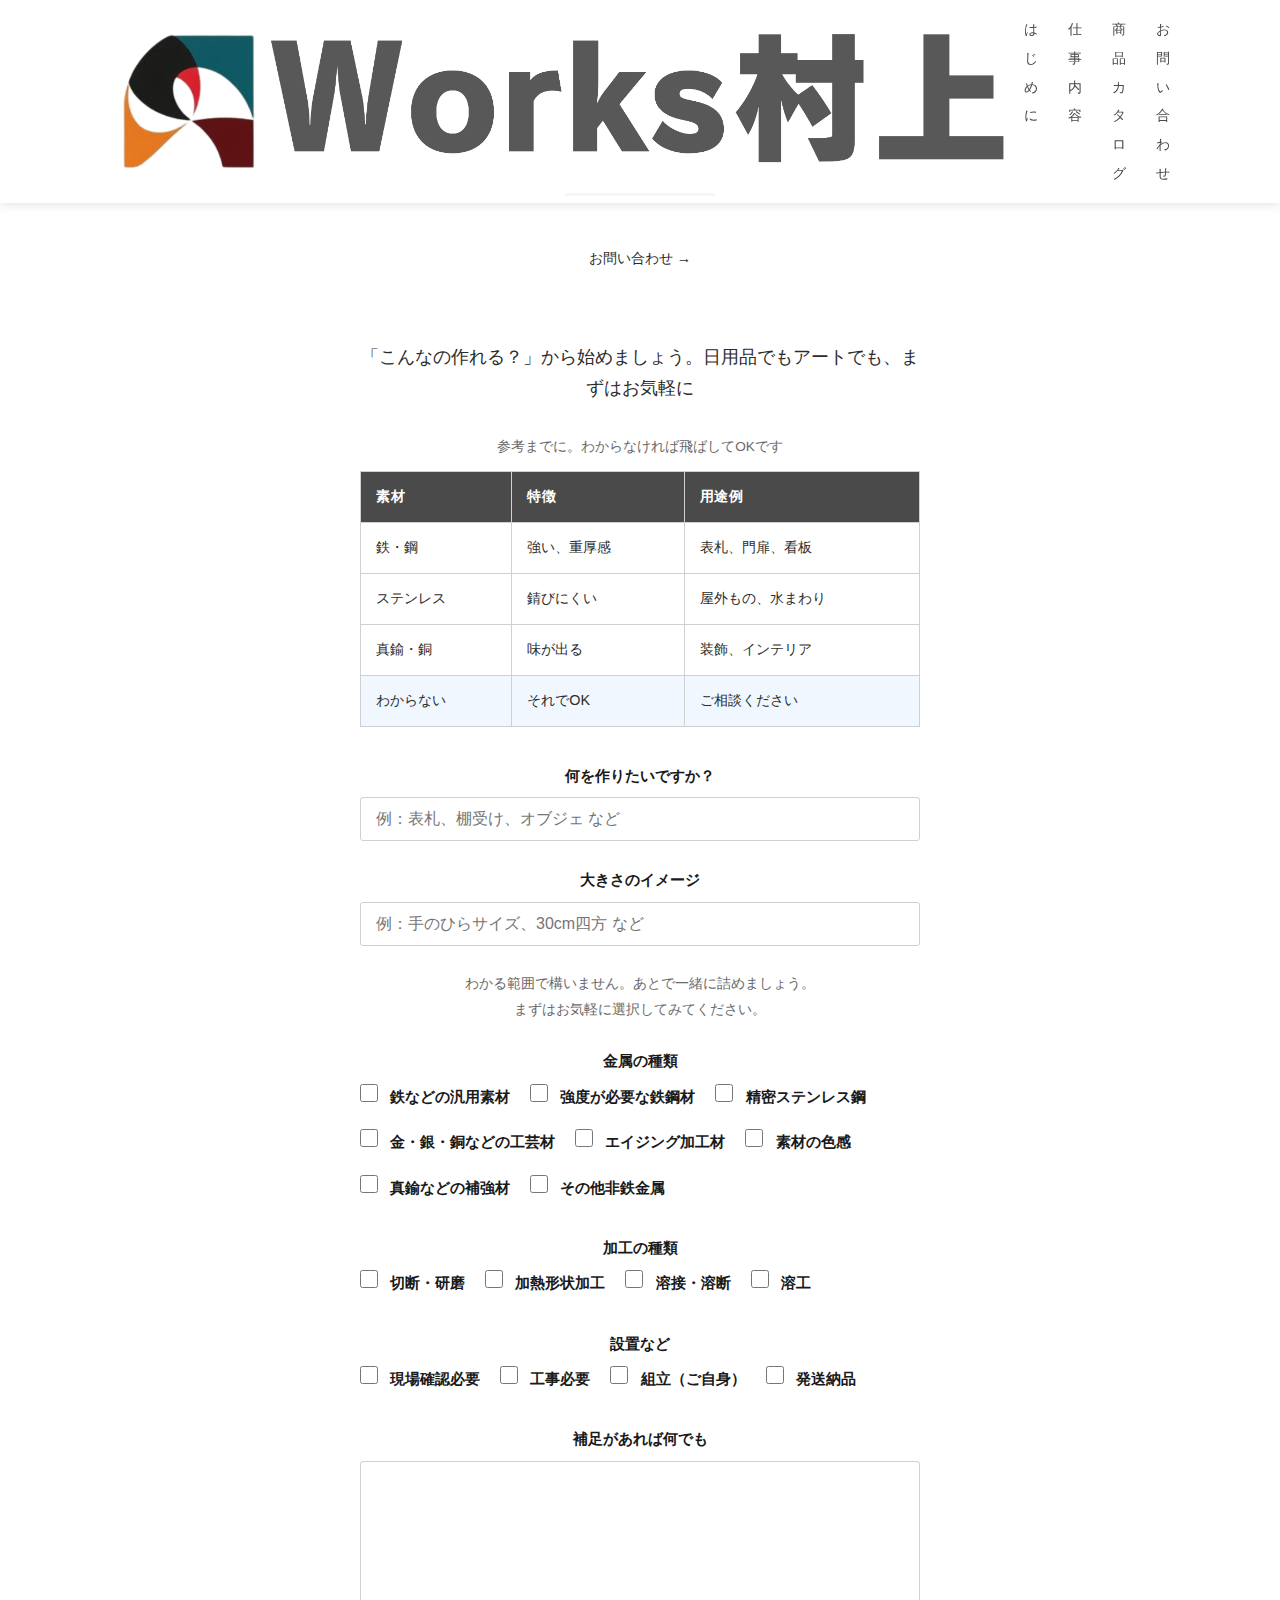
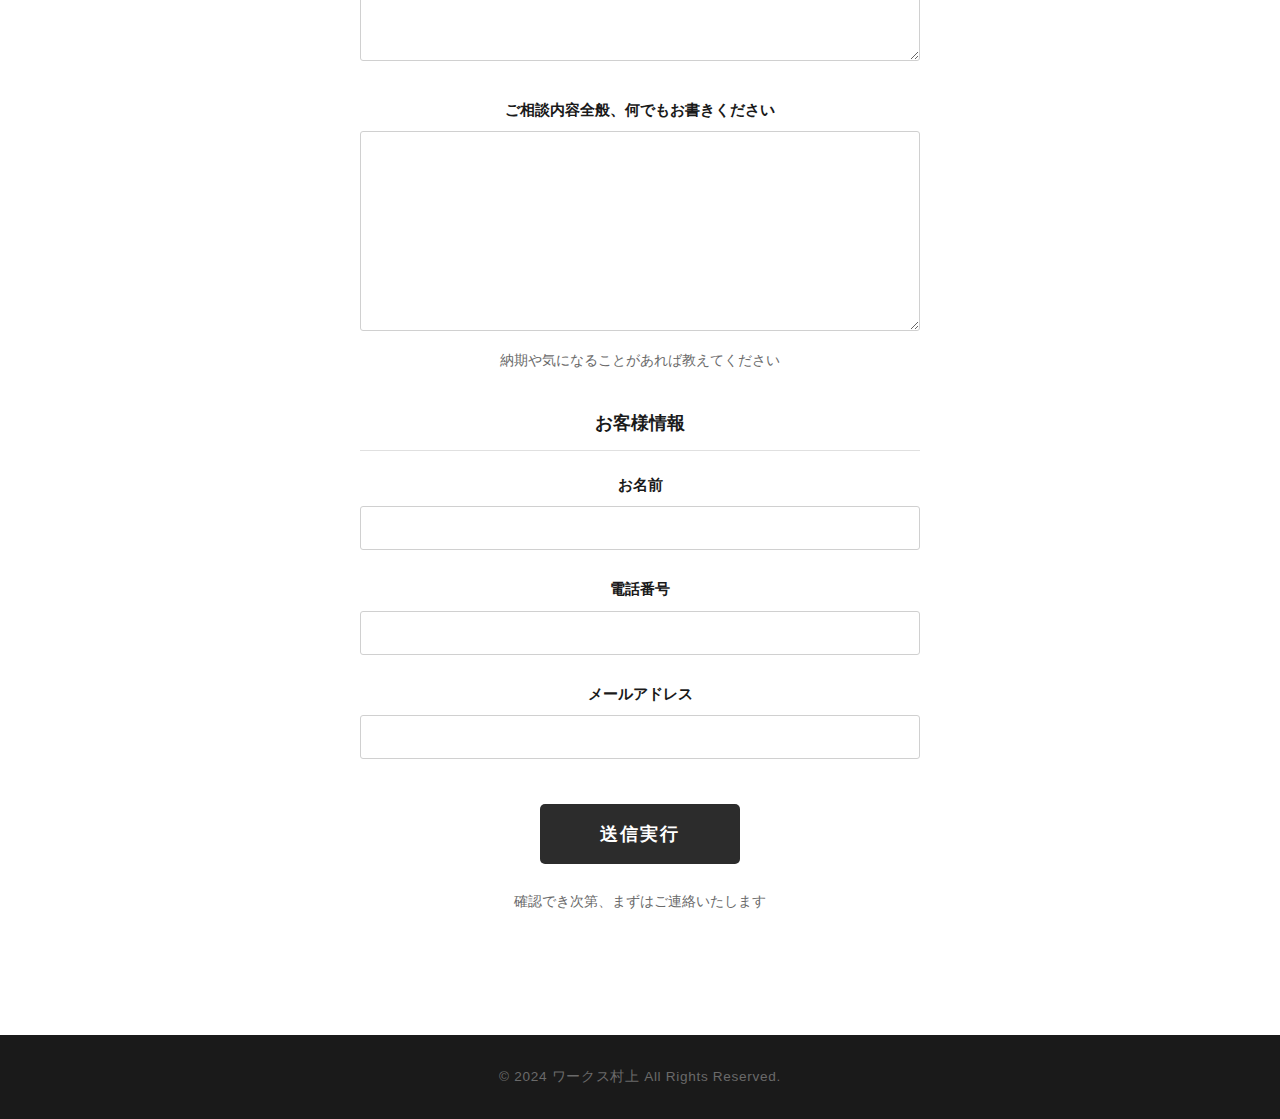
<file: consultation.html>
<!DOCTYPE html>
<html lang="ja">
<head>
  <meta charset="UTF-8">
  <meta name="viewport" content="width=device-width, initial-scale=1.0">
  <title>ご相談フォーム | ワークス村上</title>
  <link rel="stylesheet" href="css/style.css">
</head>
<body>
  <!-- ヘッダー -->
  <header class="header">
    <div class="header-inner">
      <h1 class="logo"><a href="index.html"><img src="images/Logo.png" alt="ワークス村上"></a></h1>
      <nav class="nav">
        <ul class="nav-list">
          <li><a href="index.html#about">はじめに</a></li>
          <li><a href="process.html">仕事内容</a></li>
          <li><a href="catalog.html">商品カタログ</a></li>
          <li><a href="contact.html">お問い合わせ</a></li>
        </ul>
      </nav>
    </div>
  </header>

  <!-- ご相談フォーム -->
  <section class="consultation-page">
    <div class="container">
      <div style="text-align: center; margin-bottom: 30px;">
        <h2 class="section-title">ご相談フォーム</h2>
        <a href="contact.html" style="display: block; font-size: 0.9rem; text-decoration: none; margin-top: 10px;">お問い合わせ →</a>
      </div>
      
      <div class="consultation-form-wrapper">
        <!-- 冒頭メッセージ -->
        <p class="consultation-intro">「こんなの作れる？」から始めましょう。日用品でもアートでも、まずはお気軽に</p>
        
        <!-- 素材参考表 -->
        <div class="material-reference">
          <p class="reference-note">参考までに。わからなければ飛ばしてOKです</p>
          <table class="material-table">
            <thead>
              <tr>
                <th>素材</th>
                <th>特徴</th>
                <th>用途例</th>
              </tr>
            </thead>
            <tbody>
              <tr>
                <td>鉄・鋼</td>
                <td>強い、重厚感</td>
                <td>表札、門扉、看板</td>
              </tr>
              <tr>
                <td>ステンレス</td>
                <td>錆びにくい</td>
                <td>屋外もの、水まわり</td>
              </tr>
              <tr>
                <td>真鍮・銅</td>
                <td>味が出る</td>
                <td>装飾、インテリア</td>
              </tr>
              <tr>
                <td>わからない</td>
                <td>それでOK</td>
                <td>ご相談ください</td>
              </tr>
            </tbody>
          </table>
        </div>

        <form class="consultation-form">
          <!-- 何を作りたいか -->
          <div class="form-group">
            <label for="product">何を作りたいですか？</label>
            <input type="text" id="product" name="product" placeholder="例：表札、棚受け、オブジェ など">
          </div>

          <!-- 大きさのイメージ -->
          <div class="form-group">
            <label for="size">大きさのイメージ</label>
            <input type="text" id="size" name="size" placeholder="例：手のひらサイズ、30cm四方 など">
          </div>

          <!-- チェックボックス説明 -->
          <p class="checkbox-intro">わかる範囲で構いません。あとで一緒に詰めましょう。<br>まずはお気軽に選択してみてください。</p>

          <!-- 金属の種類 -->
          <div class="form-group">
            <label class="checkbox-group-label">金属の種類</label>
            <div class="checkbox-group">
              <label class="checkbox-item">
                <input type="checkbox" name="material" value="iron">
                <span>鉄などの汎用素材</span>
              </label>
              <label class="checkbox-item">
                <input type="checkbox" name="material" value="strong-steel">
                <span>強度が必要な鉄鋼材</span>
              </label>
              <label class="checkbox-item">
                <input type="checkbox" name="material" value="stainless">
                <span>精密ステンレス鋼</span>
              </label>
              <label class="checkbox-item">
                <input type="checkbox" name="material" value="precious">
                <span>金・銀・銅などの工芸材</span>
              </label>
              <label class="checkbox-item">
                <input type="checkbox" name="material" value="aging">
                <span>エイジング加工材</span>
              </label>
              <label class="checkbox-item">
                <input type="checkbox" name="material" value="color">
                <span>素材の色感</span>
              </label>
              <label class="checkbox-item">
                <input type="checkbox" name="material" value="brass">
                <span>真鍮などの補強材</span>
              </label>
              <label class="checkbox-item">
                <input type="checkbox" name="material" value="other-metal">
                <span>その他非鉄金属</span>
              </label>
            </div>
          </div>

          <!-- 加工の種類 -->
          <div class="form-group">
            <label class="checkbox-group-label">加工の種類</label>
            <div class="checkbox-group">
              <label class="checkbox-item">
                <input type="checkbox" name="process" value="cut-polish">
                <span>切断・研磨</span>
              </label>
              <label class="checkbox-item">
                <input type="checkbox" name="process" value="heat-shape">
                <span>加熱形状加工</span>
              </label>
              <label class="checkbox-item">
                <input type="checkbox" name="process" value="weld-cut">
                <span>溶接・溶断</span>
              </label>
              <label class="checkbox-item">
                <input type="checkbox" name="process" value="metalwork">
                <span>溶工</span>
              </label>
            </div>
          </div>

          <!-- 設置など -->
          <div class="form-group">
            <label class="checkbox-group-label">設置など</label>
            <div class="checkbox-group">
              <label class="checkbox-item">
                <input type="checkbox" name="installation" value="site-check">
                <span>現場確認必要</span>
              </label>
              <label class="checkbox-item">
                <input type="checkbox" name="installation" value="construction">
                <span>工事必要</span>
              </label>
              <label class="checkbox-item">
                <input type="checkbox" name="installation" value="self-assembly">
                <span>組立（ご自身）</span>
              </label>
              <label class="checkbox-item">
                <input type="checkbox" name="installation" value="shipping">
                <span>発送納品</span>
              </label>
            </div>
          </div>

          <!-- 補足 -->
          <div class="form-group">
            <label for="supplement">補足があれば何でも</label>
            <textarea id="supplement" name="supplement" rows="4"></textarea>
          </div>

          <!-- ご相談内容 -->
          <div class="form-group">
            <label for="consultation">ご相談内容全般、何でもお書きください</label>
            <textarea id="consultation" name="consultation" rows="8"></textarea>
            <p class="form-hint">納期や気になることがあれば教えてください</p>
          </div>

          <h3 class="form-section-title">お客様情報</h3>

          <div class="form-group">
            <label for="name">お名前</label>
            <input type="text" id="name" name="name" required>
          </div>

          <div class="form-group">
            <label for="tel">電話番号</label>
            <input type="tel" id="tel" name="tel">
          </div>

          <div class="form-group">
            <label for="email">メールアドレス</label>
            <input type="email" id="email" name="email" required>
          </div>

          <div class="form-submit">
            <button type="submit" class="btn btn-primary">送信実行</button>
          </div>

          <p class="form-note">確認でき次第、まずはご連絡いたします</p>
        </form>
      </div>
    </div>
  </section>

  <!-- フッター -->
  <footer class="footer">
    <p>&copy; 2024 ワークス村上 All Rights Reserved.</p>
  </footer>

  <script src="js/main.js"></script>
</body>
</html>
</file>
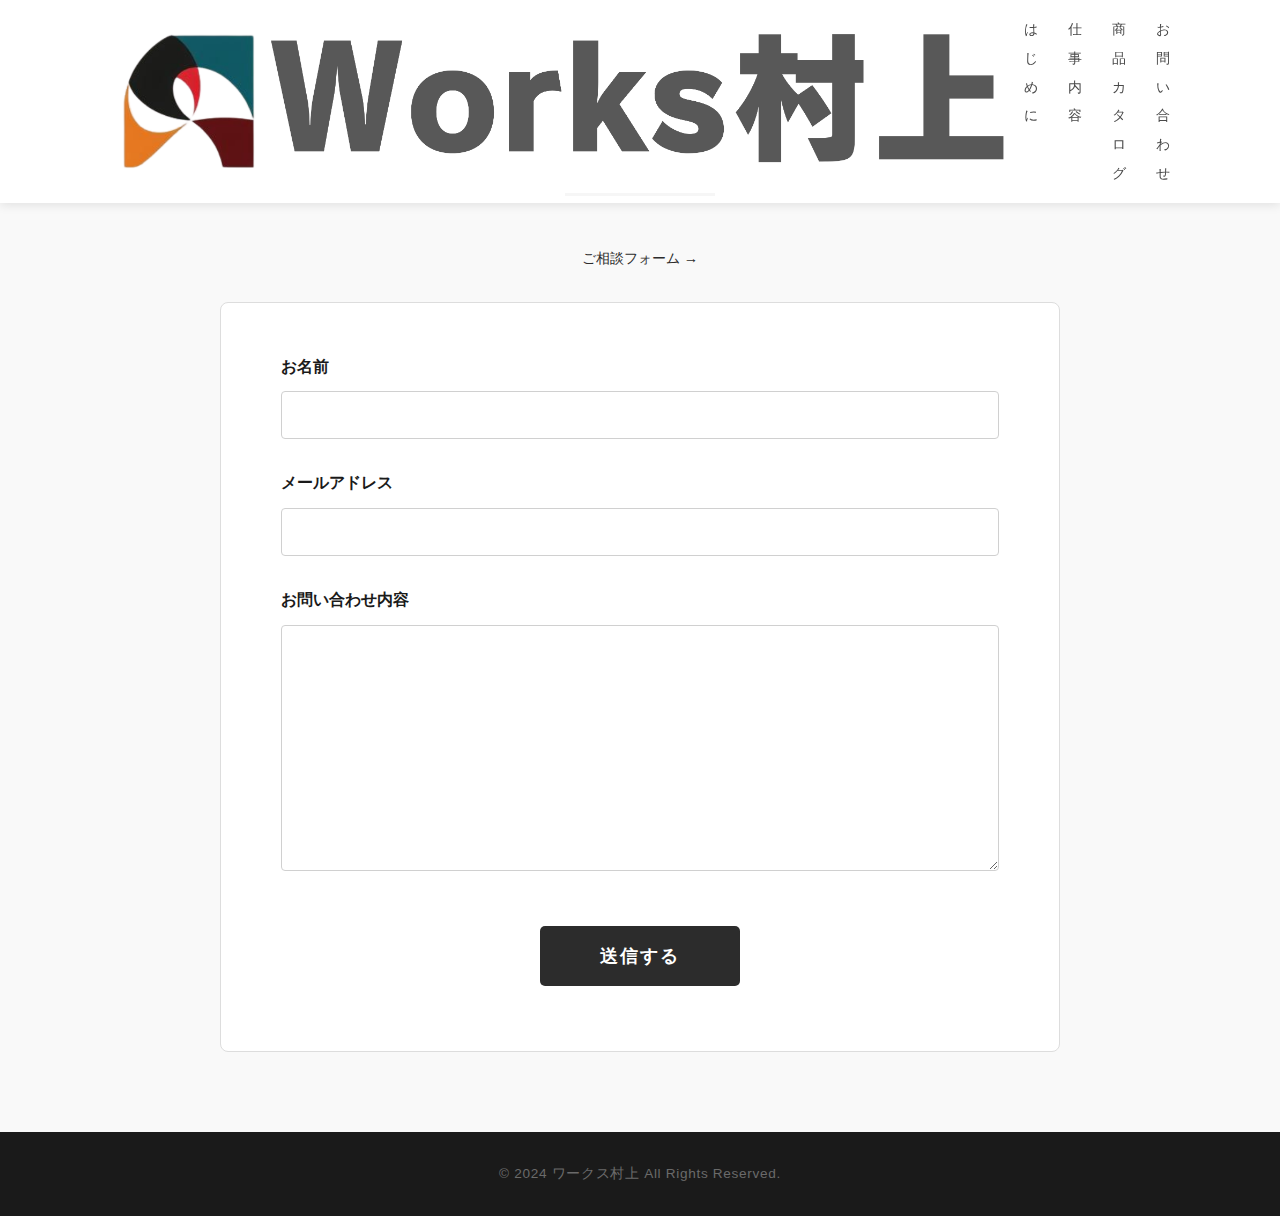
<file: contact.html>
<!DOCTYPE html>
<html lang="ja">
<head>
  <meta charset="UTF-8">
  <meta name="viewport" content="width=device-width, initial-scale=1.0">
  <title>お問い合わせ | ワークス村上</title>
  <link rel="stylesheet" href="css/style.css">
</head>
<body>
  <!-- ヘッダー -->
  <header class="header">
    <div class="header-inner">
      <h1 class="logo"><a href="index.html"><img src="images/Logo.png" alt="ワークス村上"></a></h1>
      <nav class="nav">
        <ul class="nav-list">
          <li><a href="index.html#about">はじめに</a></li>
          <li><a href="process.html">仕事内容</a></li>
          <li><a href="catalog.html">商品カタログ</a></li>
          <li><a href="contact.html">お問い合わせ</a></li>
        </ul>
      </nav>
    </div>
  </header>

  <!-- お問い合わせフォーム -->
  <section class="contact-page">
    <div class="container">
      <div style="text-align: center; margin-bottom: 30px;">
        <h2 class="section-title">お問い合わせ</h2>
        <a href="consultation.html" style="display: block; font-size: 0.9rem; text-decoration: none; margin-top: 10px;">ご相談フォーム →</a>
      </div>
      <div class="contact-form-wrapper">
        <form class="contact-form-page">
          <div class="form-group">
            <label for="name">お名前</label>
            <input type="text" id="name" name="name" required>
          </div>
          <div class="form-group">
            <label for="email">メールアドレス</label>
            <input type="email" id="email" name="email" required>
          </div>
          <div class="form-group">
            <label for="message">お問い合わせ内容</label>
            <textarea id="message" name="message" rows="12" required></textarea>
          </div>
          <div class="form-submit">
            <button type="submit" class="btn btn-primary">送信する</button>
          </div>
        </form>
      </div>
    </div>
  </section>

  <!-- フッター -->
  <footer class="footer">
    <p>&copy; 2024 ワークス村上 All Rights Reserved.</p>
  </footer>

  <script src="js/main.js"></script>
</body>
</html>
</file>
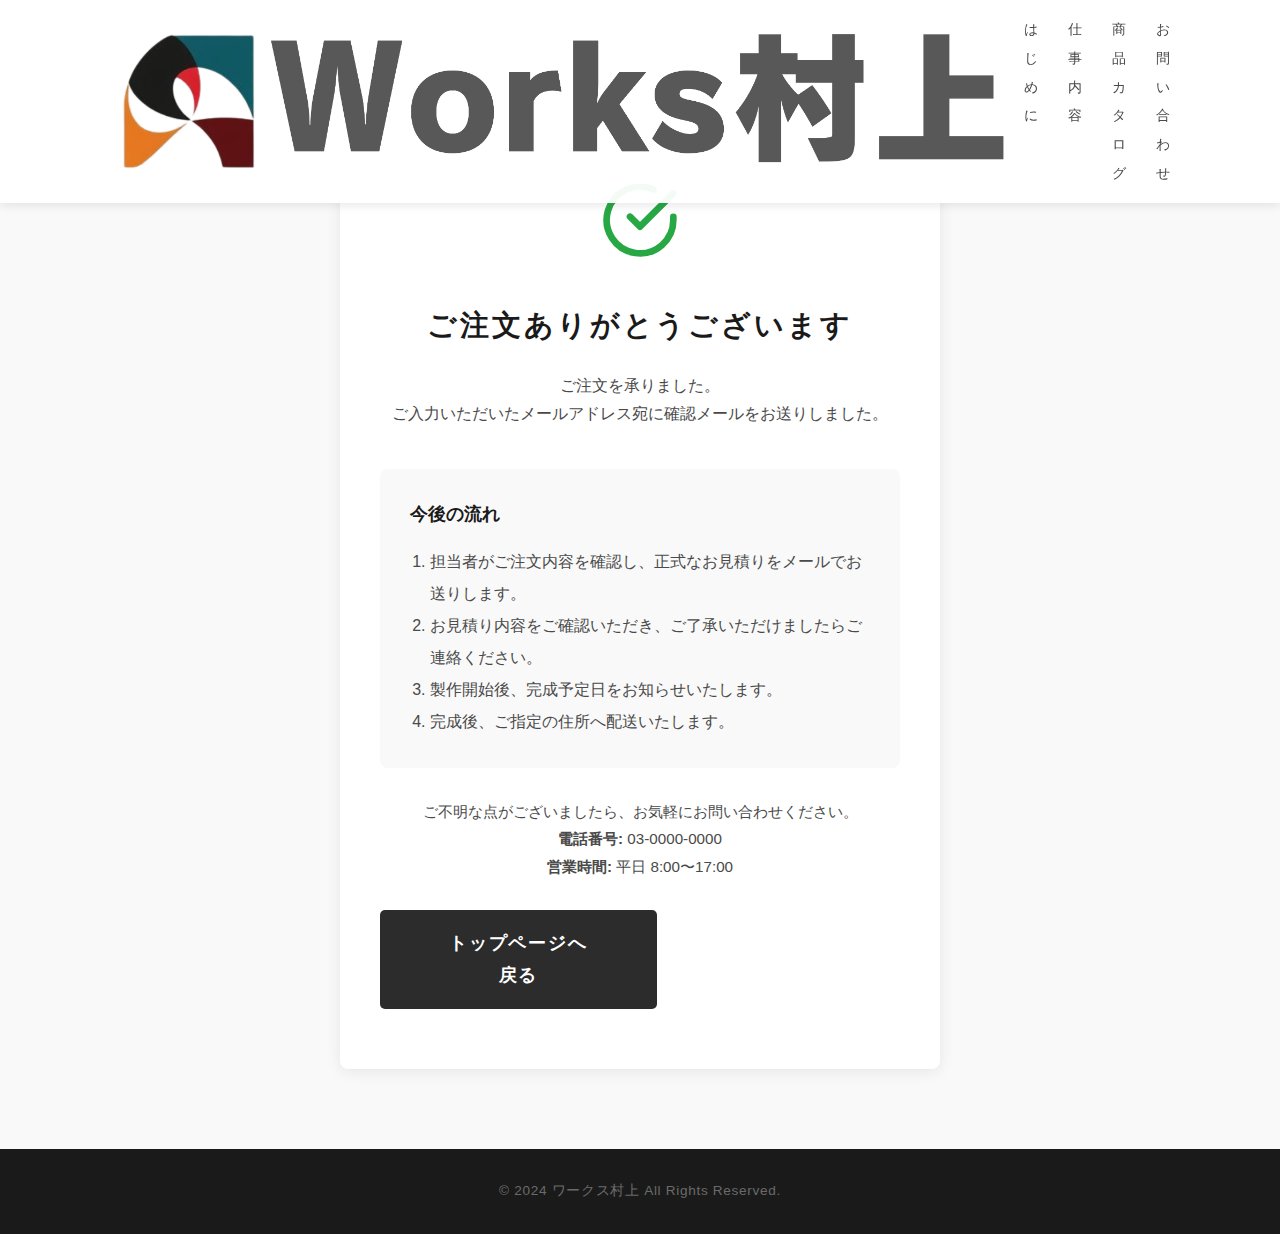
<file: order-complete.html>
<!DOCTYPE html>
<html lang="ja">
<head>
  <meta charset="UTF-8">
  <meta name="viewport" content="width=device-width, initial-scale=1.0">
  <title>ご注文完了 | ワークス村上</title>
  <link rel="stylesheet" href="css/style.css">
</head>
<body>
  <!-- ヘッダー -->
<header class="header">
  <div class="header-inner">
    <h1 class="logo"><a href="index.html"><img src="images/Logo.png" alt="ワークス村上"></a></h1>
    <nav class="nav">
      <ul class="nav-list">
        <li><a href="index.html#about">はじめに</a></li>
        <li><a href="process.html">仕事内容</a></li>
        <li><a href="catalog.html">商品カタログ</a></li>
        <li><a href="index.html#contact">お問い合わせ</a></li>
      </ul>
    </nav>
  </div>
</header>

  <!-- 完了メッセージ -->
  <section class="complete-section">
    <div class="container">
      <div class="complete-content">
        <div class="complete-icon">
          <svg xmlns="http://www.w3.org/2000/svg" width="80" height="80" viewBox="0 0 24 24" fill="none" stroke="currentColor" stroke-width="2" stroke-linecap="round" stroke-linejoin="round">
            <path d="M22 11.08V12a10 10 0 1 1-5.93-9.14"></path>
            <polyline points="22 4 12 14.01 9 11.01"></polyline>
          </svg>
        </div>
        <h2 class="complete-title">ご注文ありがとうございます</h2>
        <p class="complete-message">
          ご注文を承りました。<br>
          ご入力いただいたメールアドレス宛に確認メールをお送りしました。
        </p>

        <div class="complete-notice">
          <h3>今後の流れ</h3>
          <ol class="complete-steps">
            <li>担当者がご注文内容を確認し、正式なお見積りをメールでお送りします。</li>
            <li>お見積り内容をご確認いただき、ご了承いただけましたらご連絡ください。</li>
            <li>製作開始後、完成予定日をお知らせいたします。</li>
            <li>完成後、ご指定の住所へ配送いたします。</li>
          </ol>
        </div>

        <p class="complete-contact">
          ご不明な点がございましたら、お気軽にお問い合わせください。<br>
          <strong>電話番号:</strong> 03-0000-0000<br>
          <strong>営業時間:</strong> 平日 8:00〜17:00
        </p>

        <div class="complete-actions">
          <a href="index.html" class="btn btn-primary">トップページへ戻る</a>
          <a href="catalog.html" class="btn btn-outline">製品カタログを見る</a>
        </div>
      </div>
    </div>
  </section>

  <!-- フッター -->
  <footer class="footer">
    <p>&copy; 2024 ワークス村上 All Rights Reserved.</p>
  </footer>

  <script src="js/main.js"></script>
</body>
</html>
</file>
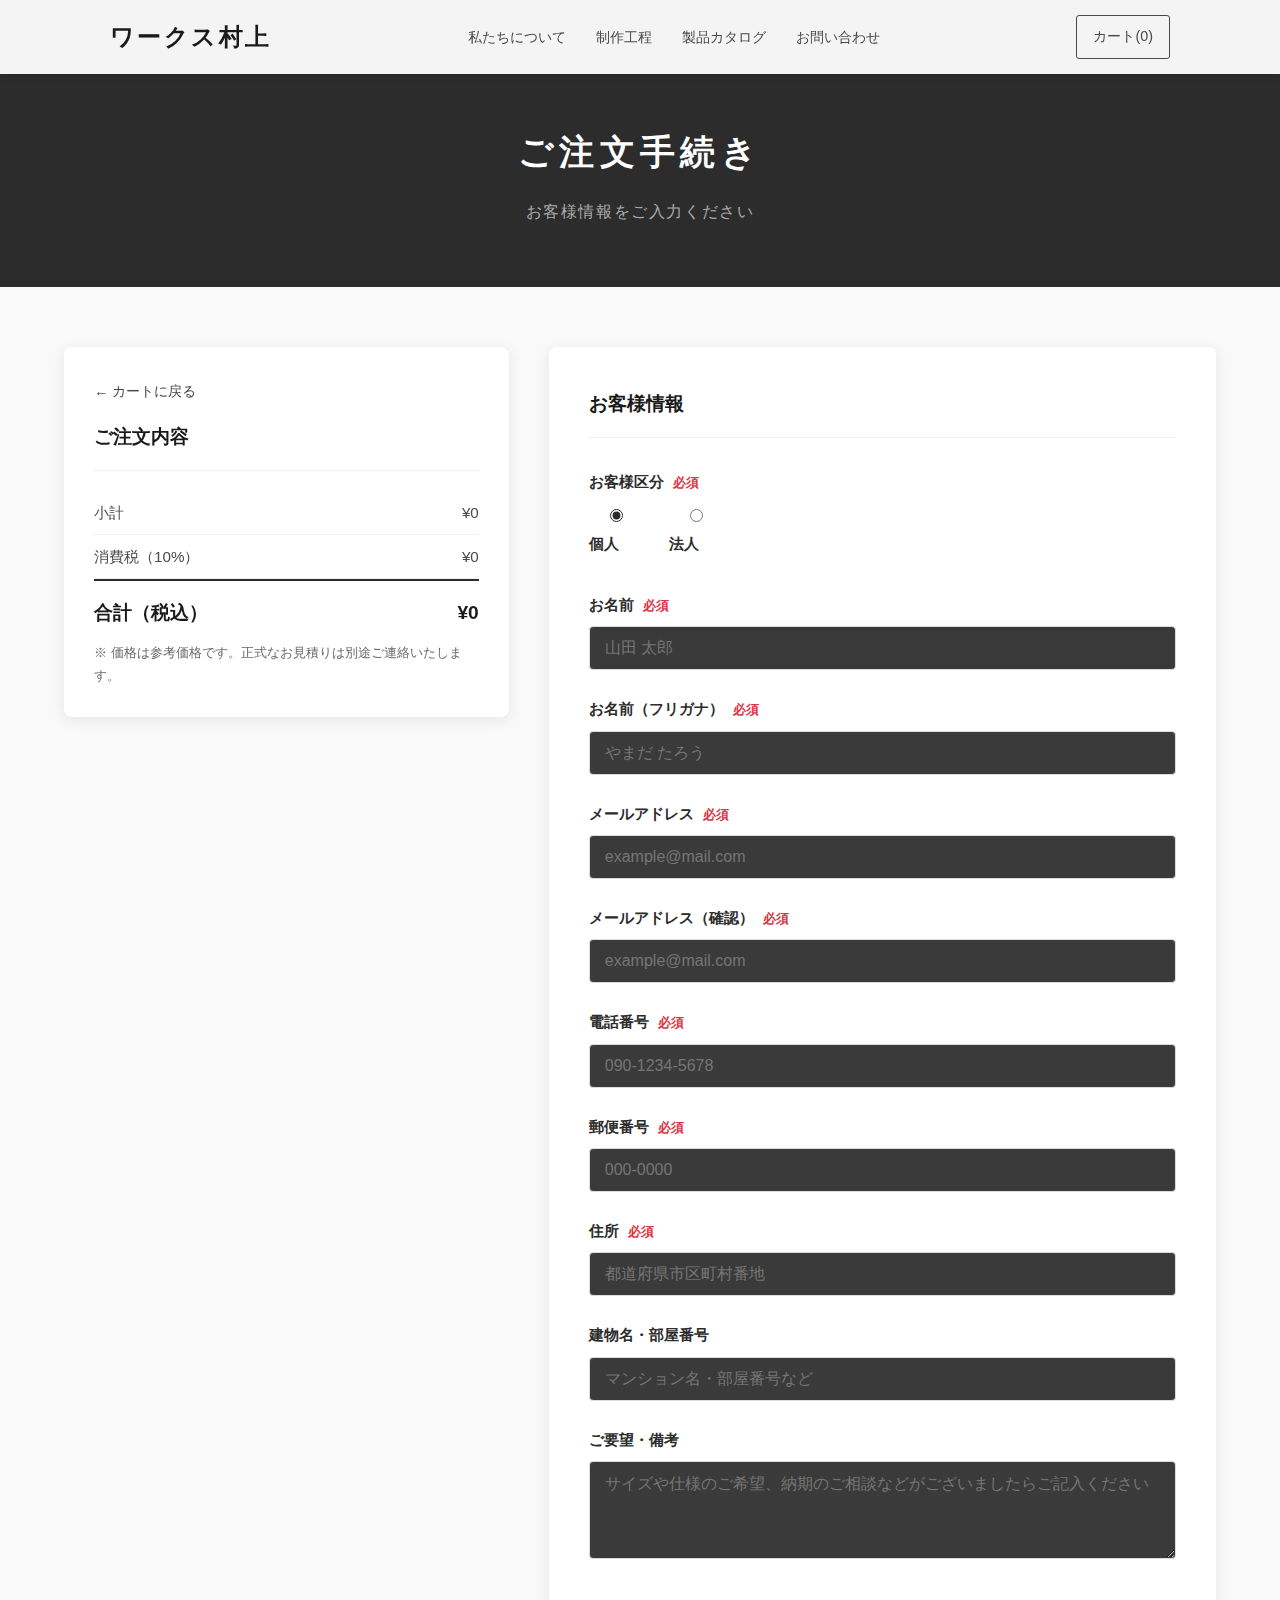
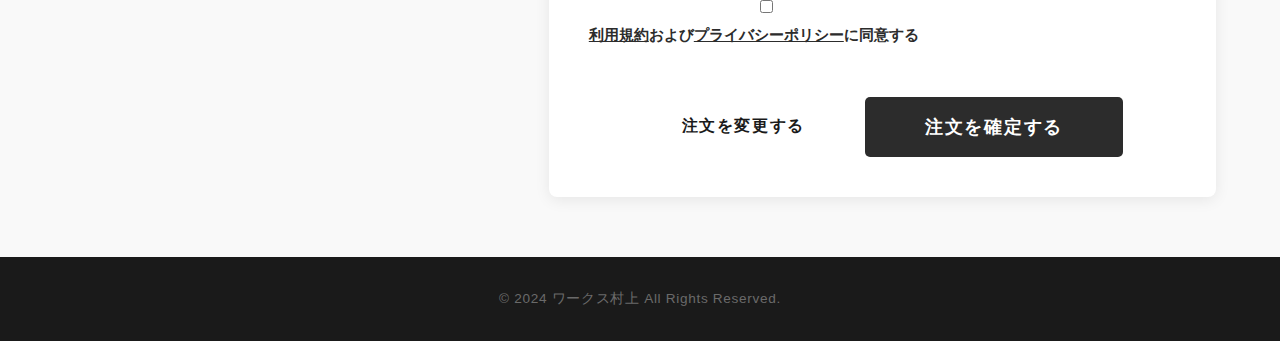
<file: order.html>
<!DOCTYPE html>
<html lang="ja">
<head>
  <meta charset="UTF-8">
  <meta name="viewport" content="width=device-width, initial-scale=1.0">
  <title>ご注文手続き | ワークス村上</title>
  <link rel="stylesheet" href="css/style.css">
</head>
<body>
  <!-- ヘッダー -->
  <header class="header">
    <div class="header-inner">
      <h1 class="logo"><a href="index.html">ワークス村上</a></h1>
      <nav class="nav">
        <ul class="nav-list">
          <li><a href="index.html#about">私たちについて</a></li>
          <li><a href="process.html">制作工程</a></li>
          <li><a href="catalog.html">製品カタログ</a></li>
          <li><a href="index.html#contact">お問い合わせ</a></li>
        </ul>
      </nav>
      <a href="cart.html" class="cart-link">
        カート(<span id="cart-count">0</span>)
      </a>
    </div>
  </header>

  <!-- ページタイトル -->
  <section class="page-hero">
    <h2 class="page-title">ご注文手続き</h2>
    <p class="page-subtitle">お客様情報をご入力ください</p>
  </section>

  <!-- 注文フォーム -->
  <section class="order-section">
    <div class="container">
      <div class="order-layout">
        <!-- 注文内容確認 -->
        <div class="order-summary">
          <a href="cart.html" class="back-link">← カートに戻る</a>
          <h3>ご注文内容</h3>
          <div class="order-items" id="order-items">
            <!-- JavaScriptで動的に追加 -->
          </div>
          <div class="order-summary-row">
            <span>小計</span>
            <span id="order-subtotal">¥0</span>
          </div>
          <div class="order-summary-row">
            <span>消費税（10%）</span>
            <span id="order-tax">¥0</span>
          </div>
          <div class="order-total">
            <span>合計（税込）</span>
            <span id="order-total-price">¥0</span>
          </div>
          <p class="order-note">※ 価格は参考価格です。正式なお見積りは別途ご連絡いたします。</p>
        </div>

        <!-- お客様情報入力 -->
        <div class="order-form-wrapper">
          <form class="order-form" id="order-form">
            <h3>お客様情報</h3>

            <div class="form-group">
              <label for="customer-type">お客様区分 <span class="required">必須</span></label>
              <div class="radio-group">
                <label class="radio-label">
                  <input type="radio" name="customer-type" value="individual" checked>
                  個人
                </label>
                <label class="radio-label">
                  <input type="radio" name="customer-type" value="corporate">
                  法人
                </label>
              </div>
            </div>

            <div class="form-group corporate-field" style="display: none;">
              <label for="company-name">会社名 <span class="required">必須</span></label>
              <input type="text" id="company-name" name="company-name">
            </div>

            <div class="form-group">
              <label for="name">お名前 <span class="required">必須</span></label>
              <input type="text" id="name" name="name" placeholder="山田 太郎" required>
            </div>

            <div class="form-group">
              <label for="name-kana">お名前（フリガナ） <span class="required">必須</span></label>
              <input type="text" id="name-kana" name="name-kana" placeholder="やまだ たろう" required>
            </div>

            <div class="form-group">
              <label for="email">メールアドレス <span class="required">必須</span></label>
              <input type="email" id="email" name="email" placeholder="example@mail.com" required>
            </div>

            <div class="form-group">
              <label for="email-confirm">メールアドレス（確認） <span class="required">必須</span></label>
              <input type="email" id="email-confirm" name="email-confirm" placeholder="example@mail.com" required>
            </div>

            <div class="form-group">
              <label for="phone">電話番号 <span class="required">必須</span></label>
              <input type="tel" id="phone" name="phone" placeholder="090-1234-5678" required>
            </div>

            <div class="form-group">
              <label for="postal-code">郵便番号 <span class="required">必須</span></label>
              <input type="text" id="postal-code" name="postal-code" placeholder="000-0000" required>
            </div>

            <div class="form-group">
              <label for="address">住所 <span class="required">必須</span></label>
              <input type="text" id="address" name="address" placeholder="都道府県市区町村番地" required>
            </div>

            <div class="form-group">
              <label for="address-detail">建物名・部屋番号</label>
              <input type="text" id="address-detail" name="address-detail" placeholder="マンション名・部屋番号など">
            </div>

            <div class="form-group">
              <label for="remarks">ご要望・備考</label>
              <textarea id="remarks" name="remarks" rows="4" placeholder="サイズや仕様のご希望、納期のご相談などがございましたらご記入ください"></textarea>
            </div>

            <div class="form-group checkbox-group">
              <label class="checkbox-label">
                <input type="checkbox" id="agree" name="agree" required>
                <span class="checkbox-text"><a href="#" class="link">利用規約</a>および<a href="#" class="link">プライバシーポリシー</a>に同意する</span>
              </label>
            </div>

            <div class="form-actions">
              <a href="cart.html" class="btn btn-order-outline">注文を変更する</a>
              <button type="submit" class="btn btn-primary">注文を確定する</button>
            </div>
          </form>
        </div>
      </div>
    </div>
  </section>

  <!-- フッター -->
  <footer class="footer">
    <p>&copy; 2024 ワークス村上 All Rights Reserved.</p>
  </footer>

  <script src="js/main.js"></script>
  <script src="js/cart.js"></script>
</body>
</html>
</file>
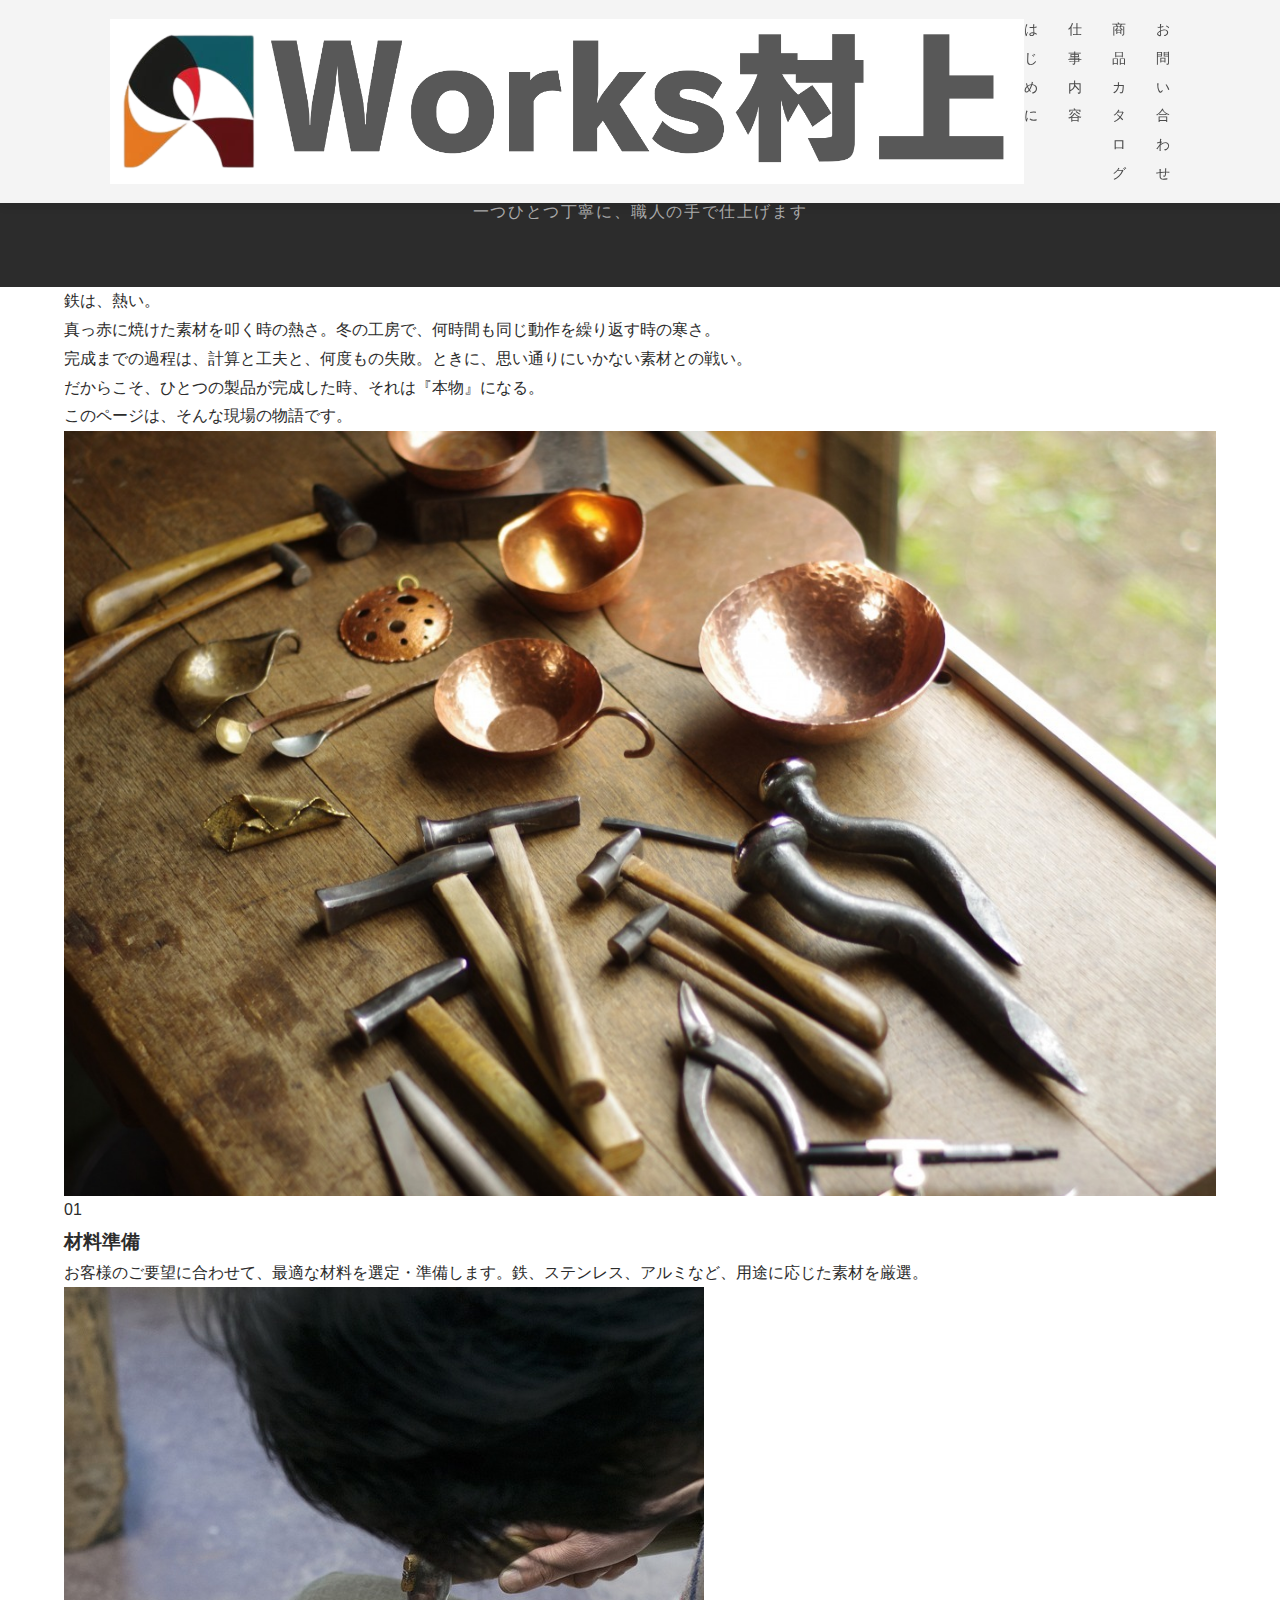
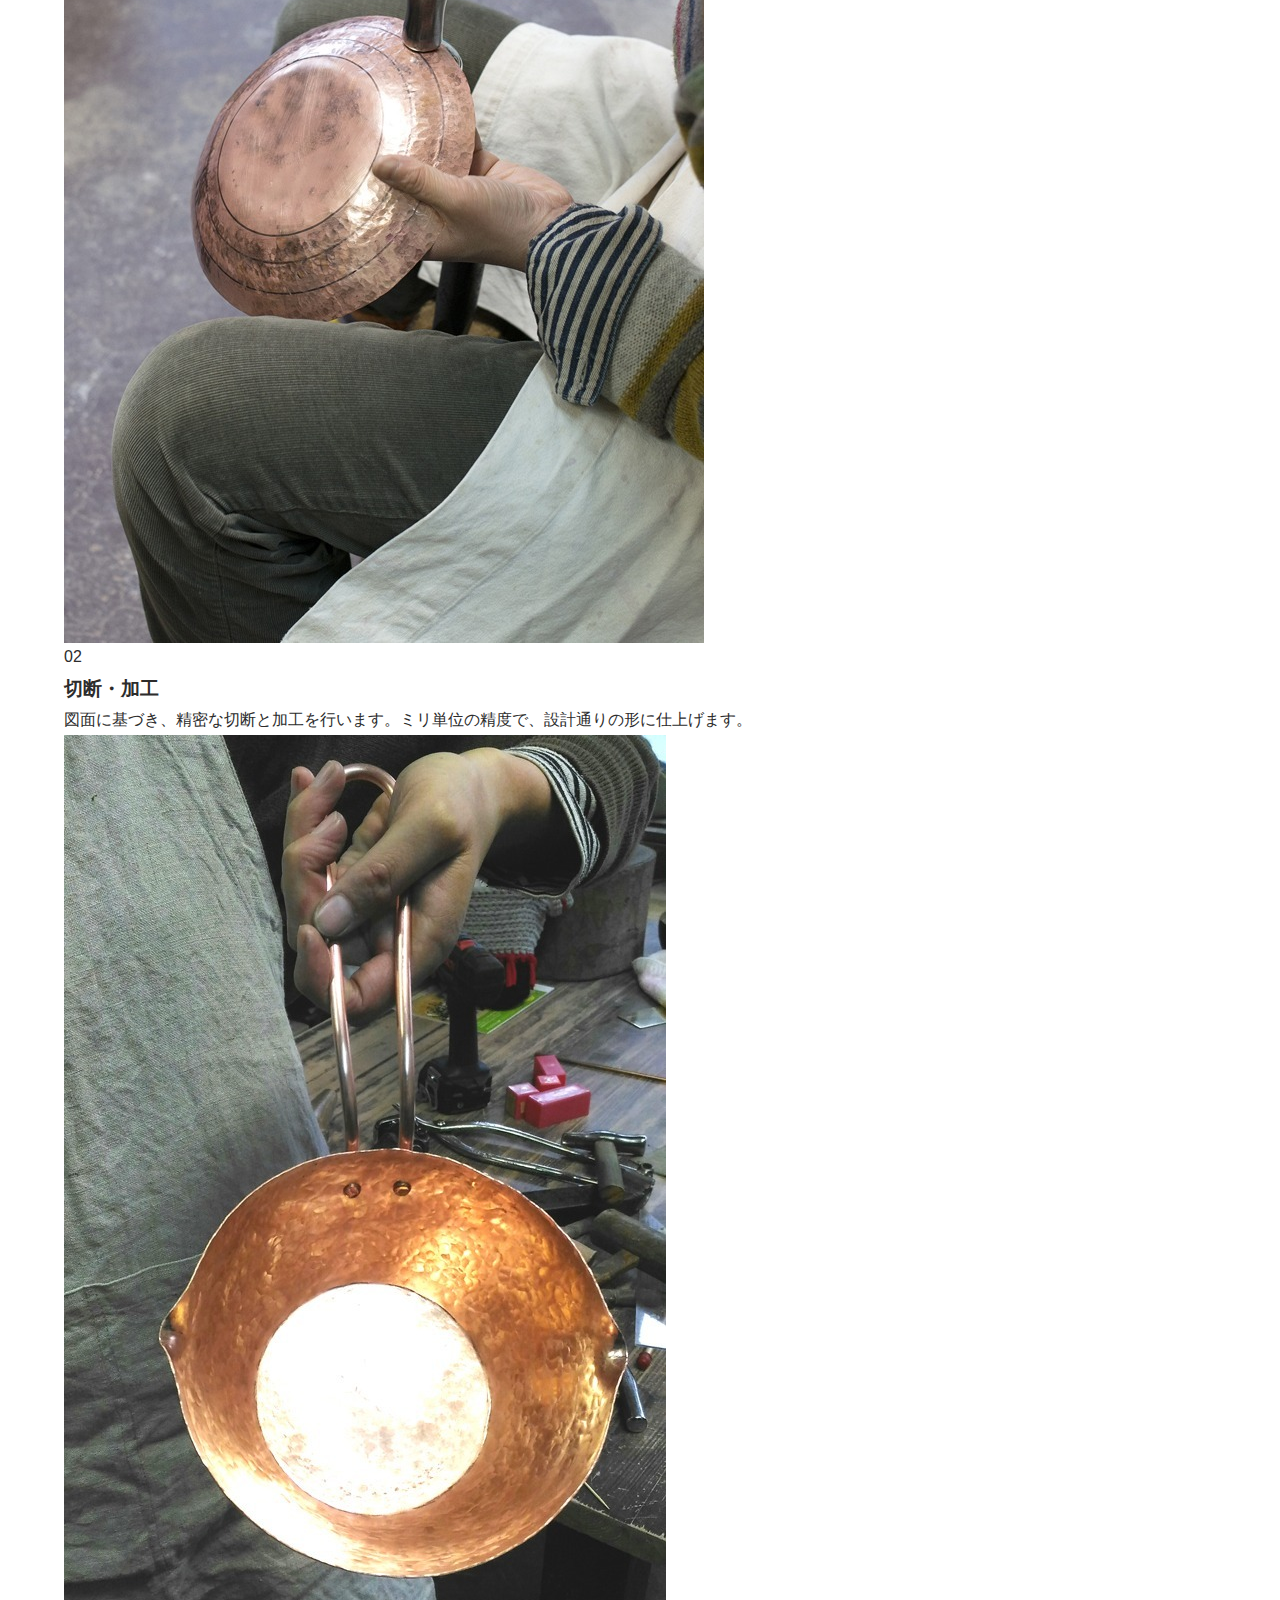
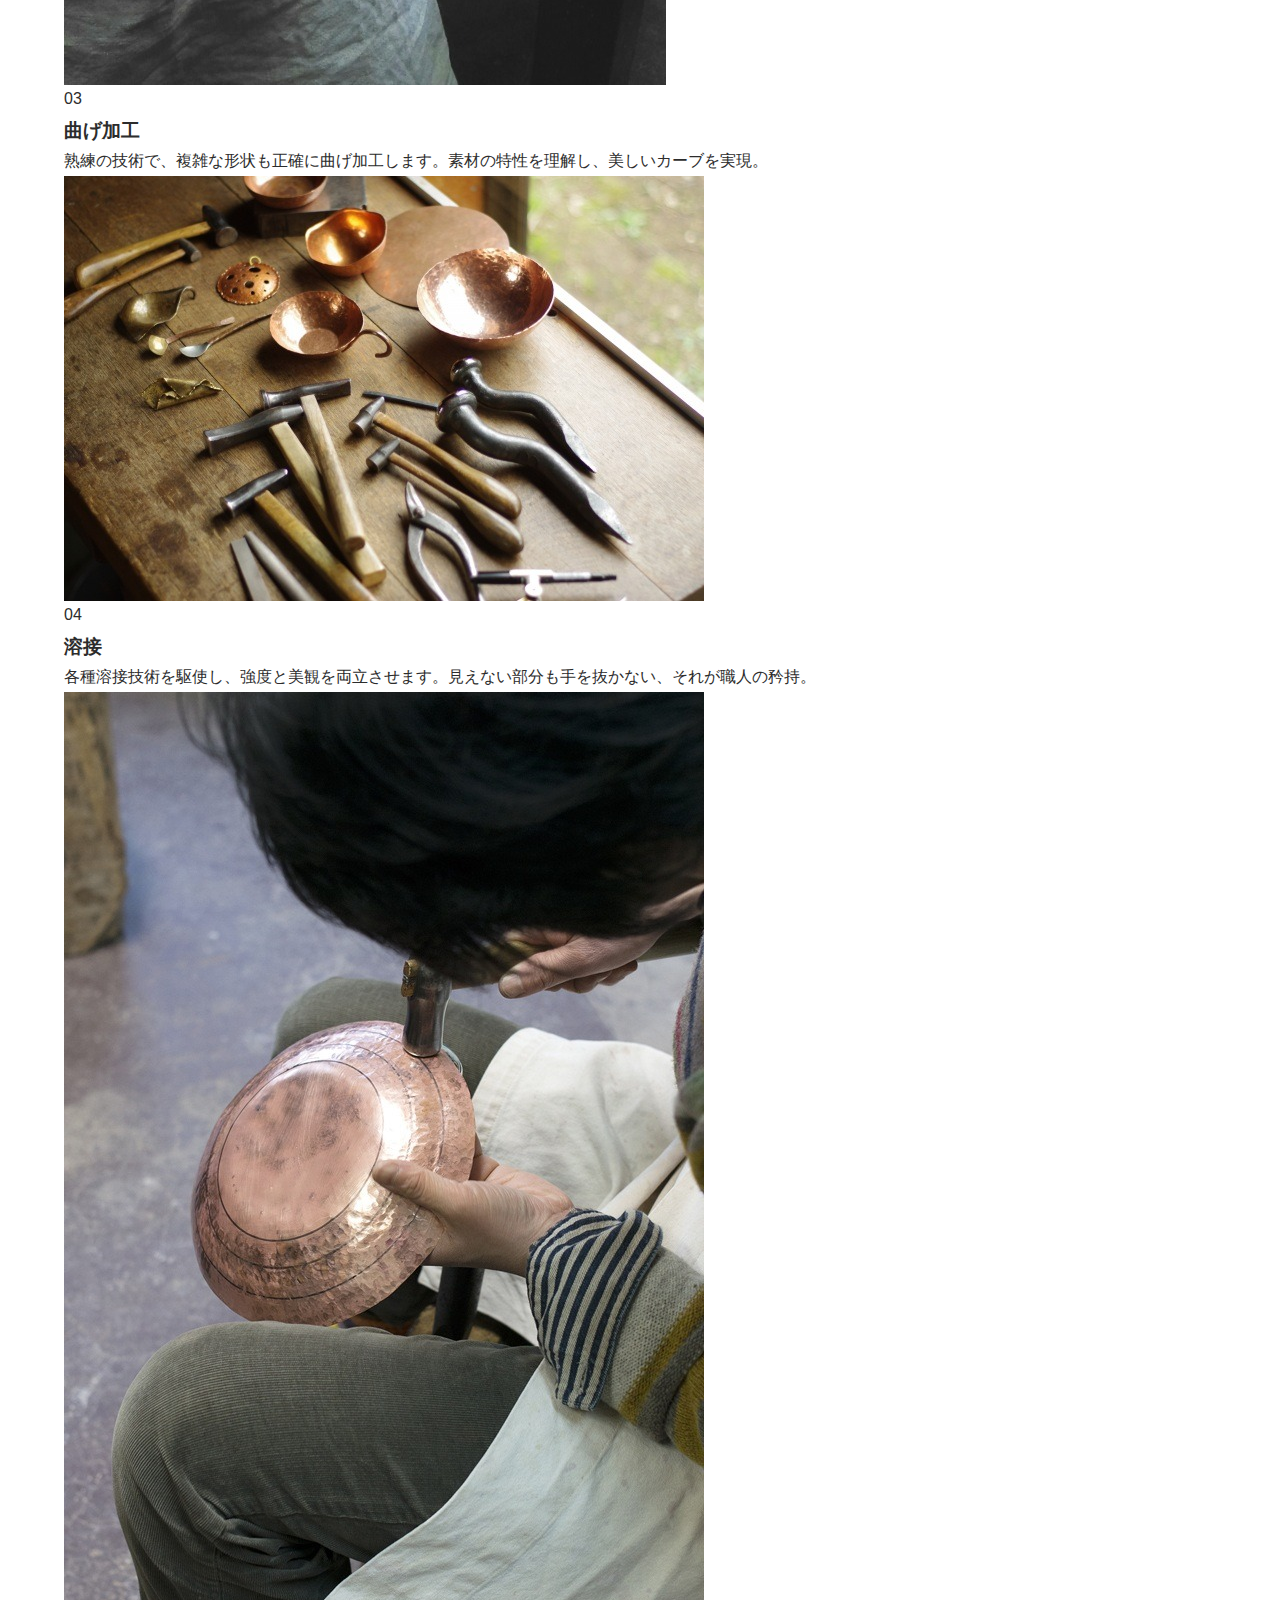
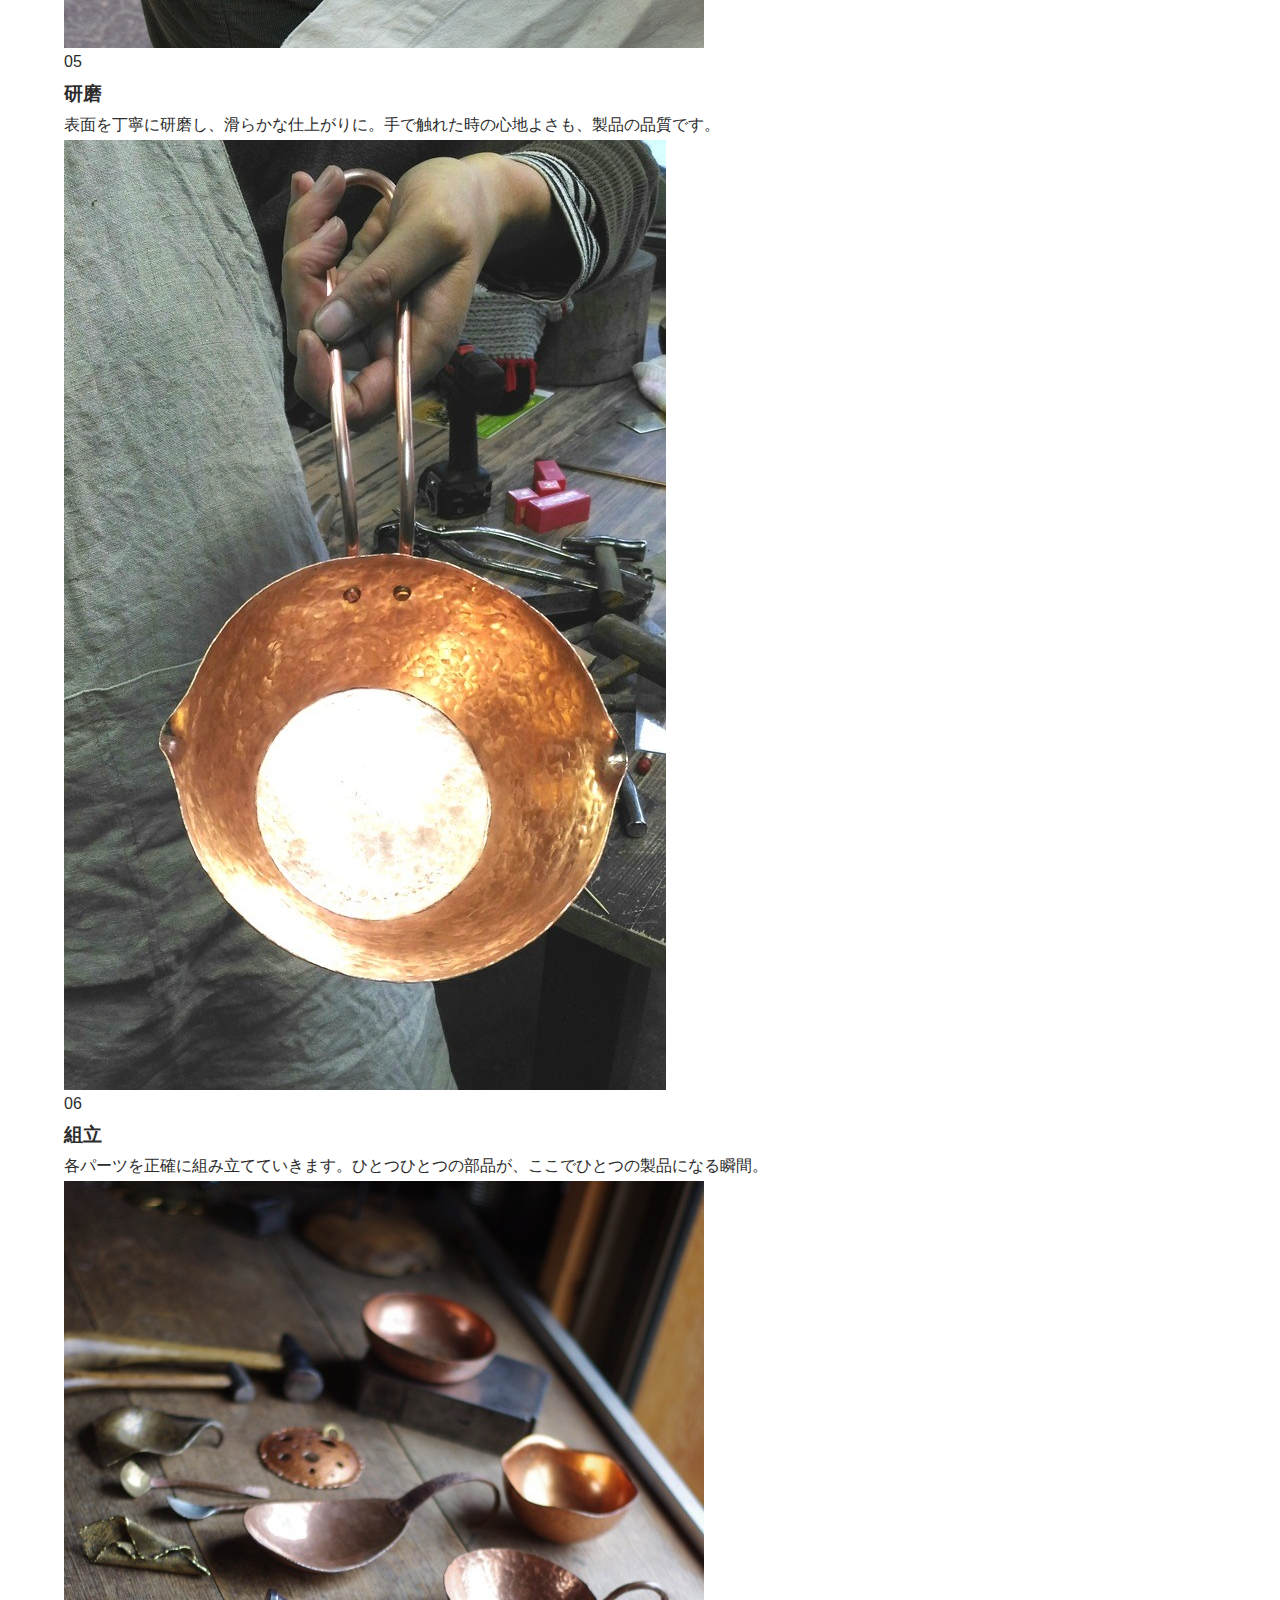
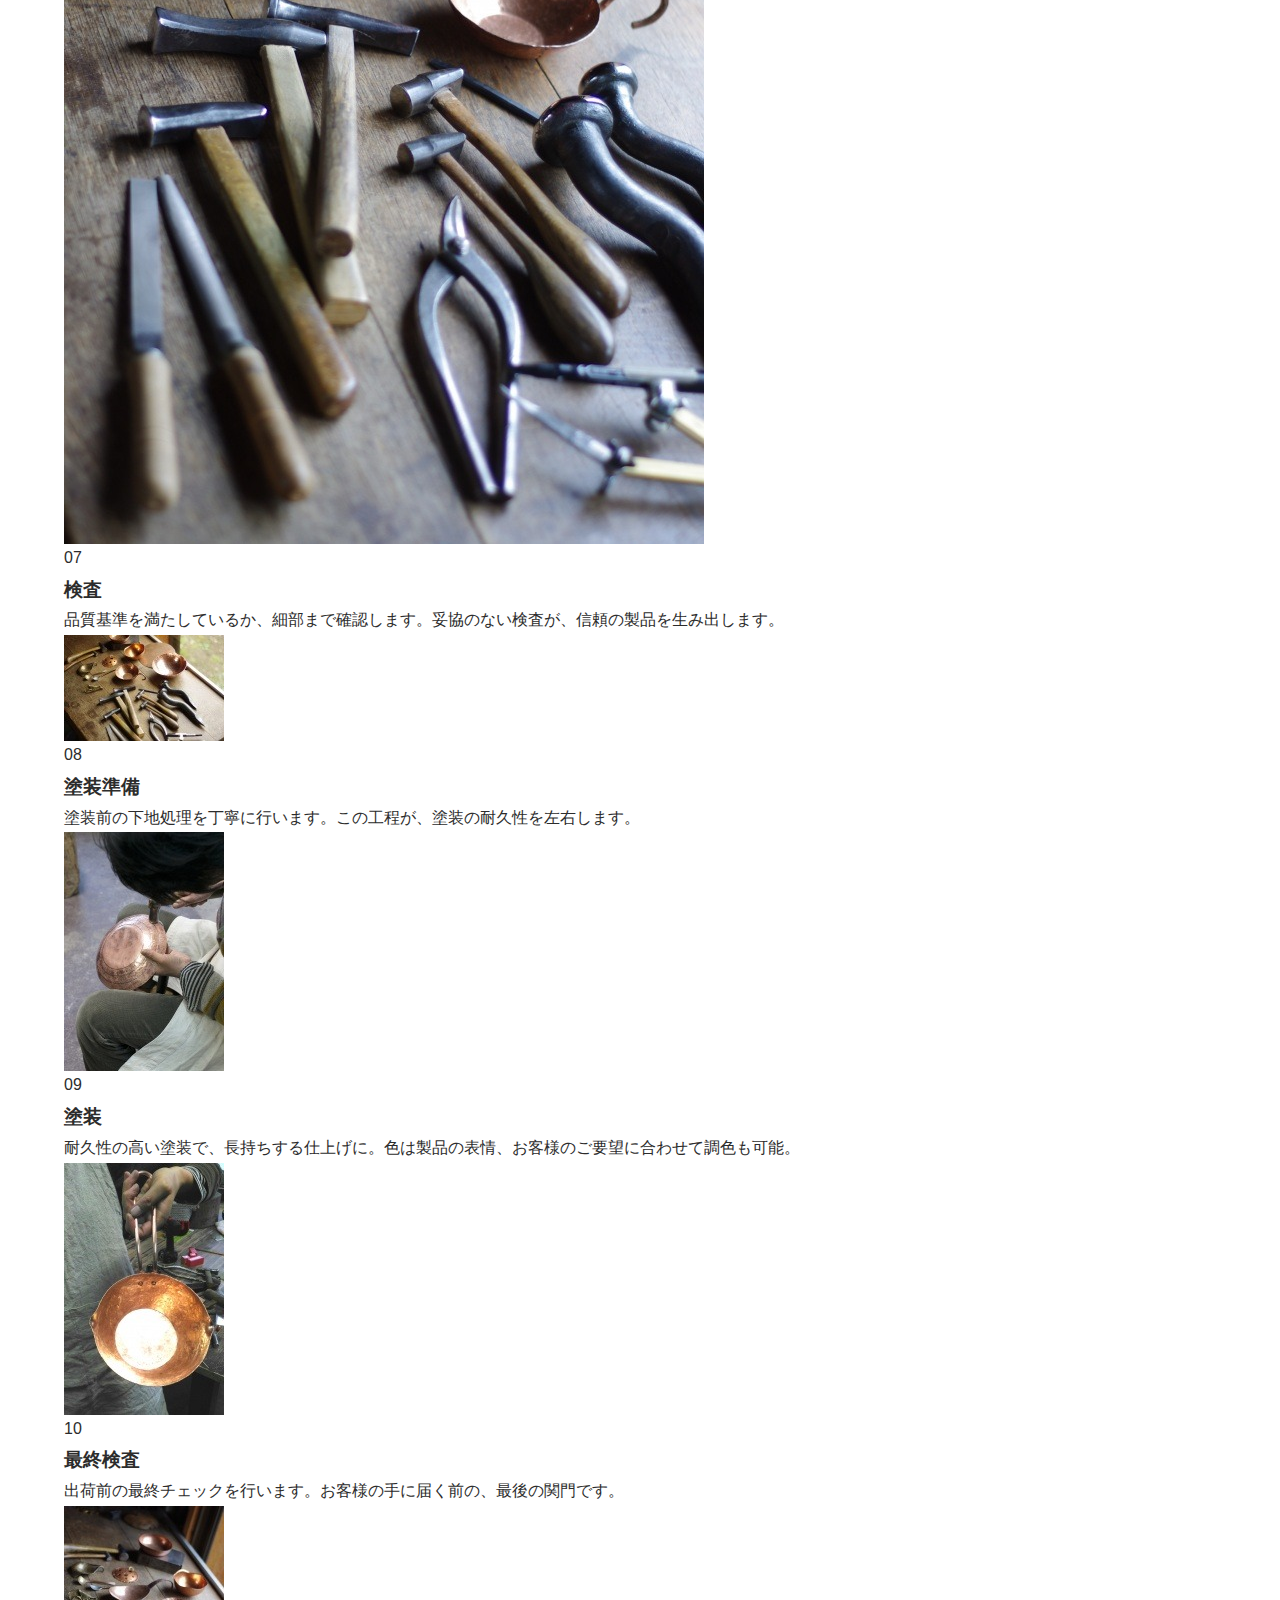
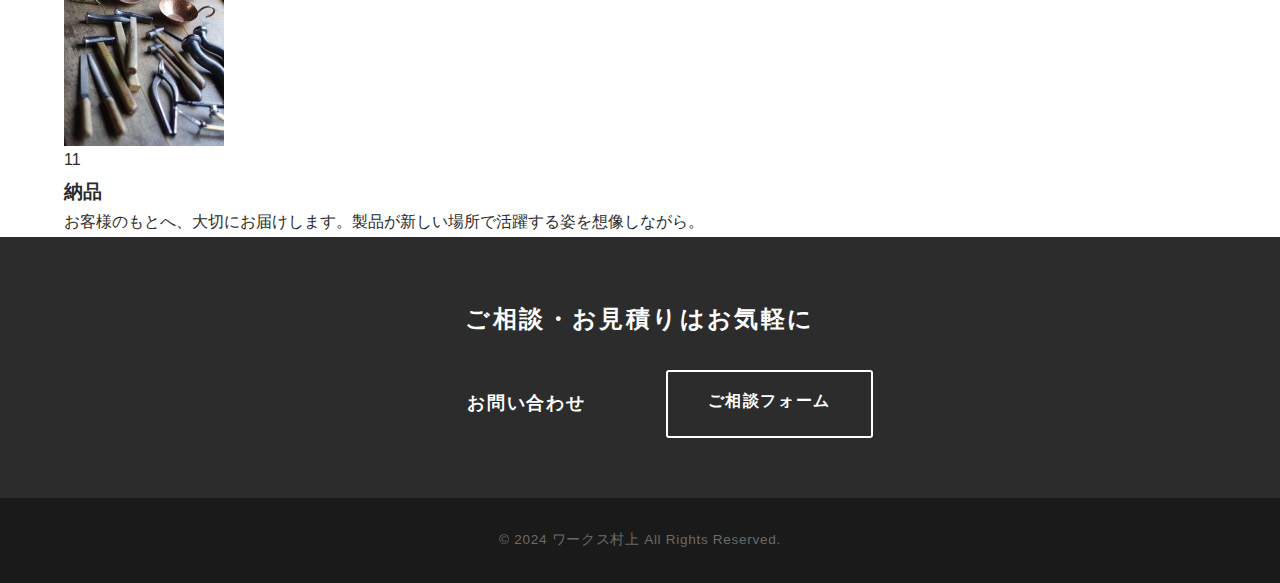
<file: process.html>
<!DOCTYPE html>
<html lang="ja">
<head>
  <meta charset="UTF-8">
  <meta name="viewport" content="width=device-width, initial-scale=1.0">
  <title>仕事内容 | ワークス村上</title>
  <link rel="stylesheet" href="css/style.css">
</head>
<body>
  <!-- ヘッダー -->
  <header class="header">
    <div class="header-inner">
      <h1 class="logo"><a href="index.html"><img src="images/Logo.png" alt="ワークス村上"></a></h1>
      <nav class="nav">
        <ul class="nav-list">
          <li><a href="#about">はじめに</a></li>
          <li><a href="process.html">仕事内容</a></li>
          <li><a href="catalog.html">商品カタログ</a></li>
          <li><a href="contact.html">お問い合わせ</a></li>
        </ul>
      </nav>
    </div>
  </header>

  <!-- ページタイトル -->
  <section class="page-hero">
    <h2 class="page-title">仕事内容</h2>
    <p class="page-subtitle">一つひとつ丁寧に、職人の手で仕上げます</p>
  </section>

  <!-- 記事セクション -->
  <section class="process-intro">
    <div class="container">
      <div class="process-intro-text">
        <p class="intro-lead">鉄は、熱い。</p>
        <p>真っ赤に焼けた素材を叩く時の熱さ。冬の工房で、何時間も同じ動作を繰り返す時の寒さ。</p>
        <p>完成までの過程は、計算と工夫と、何度もの失敗。ときに、思い通りにいかない素材との戦い。</p>
        <p>だからこそ、ひとつの製品が完成した時、それは『本物』になる。</p>
        <p class="intro-closing">このページは、そんな現場の物語です。</p>
      </div>
    </div>
  </section>

  <!-- 制作工程 -->
  <section class="process-section-alt">
    <div class="container">
      <div class="process-timeline">
        <div class="process-row">
          <div class="process-image-alt">
            <img src="images/process/prosess-01.jpg" alt="工程1: 材料準備">
          </div>
          <div class="process-content">
            <span class="process-num">01</span>
            <h3>材料準備</h3>
            <p>お客様のご要望に合わせて、最適な材料を選定・準備します。鉄、ステンレス、アルミなど、用途に応じた素材を厳選。</p>
          </div>
        </div>

        <div class="process-row reverse">
          <div class="process-image-alt">
            <img src="images/process/prosess-02.jpg" alt="工程2: 切断・加工">
          </div>
          <div class="process-content">
            <span class="process-num">02</span>
            <h3>切断・加工</h3>
            <p>図面に基づき、精密な切断と加工を行います。ミリ単位の精度で、設計通りの形に仕上げます。</p>
          </div>
        </div>

        <div class="process-row">
          <div class="process-image-alt">
            <img src="images/process/prosess-03.jpg" alt="工程3: 曲げ加工">
          </div>
          <div class="process-content">
            <span class="process-num">03</span>
            <h3>曲げ加工</h3>
            <p>熟練の技術で、複雑な形状も正確に曲げ加工します。素材の特性を理解し、美しいカーブを実現。</p>
          </div>
        </div>

        <div class="process-row reverse">
          <div class="process-image-alt">
            <img src="images/process/prosess-04.jpg" alt="工程4: 溶接">
          </div>
          <div class="process-content">
            <span class="process-num">04</span>
            <h3>溶接</h3>
            <p>各種溶接技術を駆使し、強度と美観を両立させます。見えない部分も手を抜かない、それが職人の矜持。</p>
          </div>
        </div>

        <div class="process-row">
          <div class="process-image-alt">
            <img src="images/process/prosess-05.jpg" alt="工程5: 研磨">
          </div>
          <div class="process-content">
            <span class="process-num">05</span>
            <h3>研磨</h3>
            <p>表面を丁寧に研磨し、滑らかな仕上がりに。手で触れた時の心地よさも、製品の品質です。</p>
          </div>
        </div>

        <div class="process-row reverse">
          <div class="process-image-alt">
            <img src="images/process/prosess-06.jpg" alt="工程6: 組立">
          </div>
          <div class="process-content">
            <span class="process-num">06</span>
            <h3>組立</h3>
            <p>各パーツを正確に組み立てていきます。ひとつひとつの部品が、ここでひとつの製品になる瞬間。</p>
          </div>
        </div>

        <div class="process-row">
          <div class="process-image-alt">
            <img src="images/process/prosess-07.jpg" alt="工程7: 検査">
          </div>
          <div class="process-content">
            <span class="process-num">07</span>
            <h3>検査</h3>
            <p>品質基準を満たしているか、細部まで確認します。妥協のない検査が、信頼の製品を生み出します。</p>
          </div>
        </div>

        <div class="process-row reverse">
          <div class="process-image-alt">
            <img src="images/process/prosess-08.jpg" alt="工程8: 塗装準備">
          </div>
          <div class="process-content">
            <span class="process-num">08</span>
            <h3>塗装準備</h3>
            <p>塗装前の下地処理を丁寧に行います。この工程が、塗装の耐久性を左右します。</p>
          </div>
        </div>

        <div class="process-row">
          <div class="process-image-alt">
            <img src="images/process/prosess-09.jpg" alt="工程9: 塗装">
          </div>
          <div class="process-content">
            <span class="process-num">09</span>
            <h3>塗装</h3>
            <p>耐久性の高い塗装で、長持ちする仕上げに。色は製品の表情、お客様のご要望に合わせて調色も可能。</p>
          </div>
        </div>

        <div class="process-row reverse">
          <div class="process-image-alt">
            <img src="images/process/prosess-10.jpg" alt="工程10: 最終検査">
          </div>
          <div class="process-content">
            <span class="process-num">10</span>
            <h3>最終検査</h3>
            <p>出荷前の最終チェックを行います。お客様の手に届く前の、最後の関門です。</p>
          </div>
        </div>

        <div class="process-row">
          <div class="process-image-alt">
            <img src="images/process/prosess-11.jpg" alt="工程11: 納品">
          </div>
          <div class="process-content">
            <span class="process-num">11</span>
            <h3>納品</h3>
            <p>お客様のもとへ、大切にお届けします。製品が新しい場所で活躍する姿を想像しながら。</p>
          </div>
        </div>
      </div>
    </div>
  </section>

  <!-- お問い合わせへ -->
  <section class="cta-section">
    <div class="container">
      <h2>ご相談・お見積りはお気軽に</h2>
      <div class="cta-buttons">
        <a href="contact.html" class="btn btn-primary">お問い合わせ</a>
        <a href="consultation.html" class="btn btn-outline">ご相談フォーム</a>
      </div>
    </div>
  </section>

  <!-- フッター -->
  <footer class="footer">
    <p>&copy; 2024 ワークス村上 All Rights Reserved.</p>
  </footer>

  <script src="js/main.js"></script>
</body>
</html>
</file>
<file: css/style.css>
/* ========================================
   ワークス村上 - スタイルシート
   カラーパレット: 白ベース、鉄のグレー・黒
======================================== */

/* リセット・基本設定 */
* {
  margin: 0;
  padding: 0;
  box-sizing: border-box;
}

html {
  scroll-behavior: smooth;
}

body {
  font-family: "Helvetica Neue", Arial, "Hiragino Kaku Gothic ProN", "Hiragino Sans", Meiryo, sans-serif;
  line-height: 1.8;
  color: #2c2c2c;
  background-color: #ffffff;
}

img {
  max-width: 100%;
  height: auto;
  vertical-align: bottom;
}

a {
  text-decoration: none;
  color: inherit;
}

ul {
  list-style: none;
}

.container {
  margin: 0 5%;
  padding: 0;
}

/* ========================================
   ヘッダー
======================================== */
.header {
  position: fixed;
  top: 0;
  left: 0;
  width: 100%;
  background-color: rgba(255, 255, 255, 0.95);
  box-shadow: 0 2px 10px rgba(0, 0, 0, 0.1);
  z-index: 1000;
}

.header-inner {
  max-width: 1100px;
  margin: 0 auto;
  padding: 15px 20px;
  display: flex;
  justify-content: space-between;
  align-items: center;
}

.logo {
  font-size: 1.5rem;
  font-weight: bold;
  color: #1a1a1a;
  letter-spacing: 0.1em;
}

.nav-list {
  display: flex;
  gap: 30px;
}

.nav-list a {
  font-size: 0.9rem;
  color: #4a4a4a;
  transition: color 0.3s ease;
  position: relative;
}

.nav-list a:hover {
  color: #1a1a1a;
}

.nav-list a::after {
  content: "";
  position: absolute;
  bottom: -5px;
  left: 0;
  width: 0;
  height: 2px;
  background-color: #1a1a1a;
  transition: width 0.3s ease;
}

.nav-list a:hover::after {
  width: 100%;
}

/* ========================================
   セクション1: ヒーロー
======================================== */
.hero {
  position: relative;
  height: 60vh;
  margin: 60px 5% 0;
  background-image: url("../images/main-hero.png");
  background-size: cover;
  background-position: center;
  display: flex;
  align-items: flex-end;
  justify-content: center;
  border-radius: 4px;
  overflow: hidden;
}

.hero-overlay {
  position: absolute;
  top: 0;
  left: 0;
  width: 100%;
  height: 100%;
  background-color: rgba(0, 0, 0, 0.5);
}

.hero-content {
  position: relative;
  width: 100%;
  color: #ffffff;
  z-index: 1;
  padding: 40px;
}

.hero-upper {
  text-align: center;
  margin-bottom: 25px;
}

.hero-title {
  font-size: 2.5rem;
  font-weight: bold;
  letter-spacing: 0.1em;
  line-height: 1.5;
  margin-bottom: 15px;
  text-shadow: 2px 2px 4px rgba(0, 0, 0, 0.5);
}

.hero-subtitle {
  font-size: 1.2rem;
  letter-spacing: 0.1em;
  text-shadow: 1px 1px 2px rgba(0, 0, 0, 0.5);
}

.hero-description {
  font-size: 0.95rem;
  line-height: 1.8;
  letter-spacing: 0.05em;
  opacity: 0.85;
  text-align: left;
  margin-left: 4em;
  text-shadow: 1px 1px 2px rgba(0, 0, 0, 0.5);
}

/* ========================================
   セクションタイトル共通
======================================== */
.section-title {
  font-size: 2rem;
  text-align: center;
  margin-bottom: 50px;
  color: #1a1a1a;
  position: relative;
  letter-spacing: 0.1em;
}

.section-title::after {
  content: "";
  display: block;
  width: 150px;
  height: 3px;
  background-color: #4a4a4a;
  margin: 15px auto 0;
}

/* ========================================
   セクション2: 私たちについて
======================================== */
.about {
  padding: 100px 0;
  background-color: #ffffff;
}

.about-content {
  display: flex;
  gap: 50px;
  align-items: flex-start;
}

.about-image {
  flex: 0 0 245px;
}

.about-image img {
  border-radius: 5px;
  box-shadow: 0 5px 20px rgba(0, 0, 0, 0.15);
}

.about-text {
  flex: 1;
}

.about-text h3 {
  font-size: 1.5rem;
  color: #1a1a1a;
  margin-bottom: 20px;
  letter-spacing: 0.05em;
}

.about-text p {
  color: #4a4a4a;
  margin-bottom: 15px;
}

/* ========================================
   セクション3: サービス
======================================== */
.services {
  padding: 100px 0;
  background-color: #f5f5f5;
}

.services-grid {
  display: grid;
  grid-template-columns: repeat(3, 1fr);
  gap: 30px;
}

.service-card {
  background-color: #ffffff;
  border-radius: 5px;
  overflow: hidden;
  box-shadow: 0 3px 15px rgba(0, 0, 0, 0.1);
  transition: transform 0.3s ease, box-shadow 0.3s ease;
}

.service-card:hover {
  transform: translateY(-5px);
  box-shadow: 0 8px 25px rgba(0, 0, 0, 0.15);
}

.service-image {
  height: 200px;
  overflow: hidden;
}

.service-image img {
  width: 100%;
  height: 100%;
  object-fit: cover;
  transition: transform 0.3s ease;
}

.service-card:hover .service-image img {
  transform: scale(1.05);
}

.service-card h3 {
  font-size: 1.2rem;
  color: #1a1a1a;
  padding: 20px 20px 10px;
  letter-spacing: 0.05em;
}

.service-card p {
  font-size: 0.9rem;
  color: #6a6a6a;
  padding: 0 20px 25px;
  line-height: 1.7;
}

/* ========================================
   セクション4: 施工事例
======================================== */
.works {
  padding: 100px 0;
  background-color: #ffffff;
}

.works-grid {
  display: grid;
  grid-template-columns: repeat(2, 1fr);
  gap: 30px;
}

.work-item {
  position: relative;
  overflow: hidden;
  border-radius: 5px;
  cursor: pointer;
}

.work-item img {
  width: 100%;
  height: 300px;
  object-fit: cover;
  transition: transform 0.3s ease;
}

.work-item:hover img {
  transform: scale(1.1);
}

.work-overlay {
  position: absolute;
  bottom: 0;
  left: 0;
  width: 100%;
  padding: 30px 20px;
  background: linear-gradient(transparent, rgba(0, 0, 0, 0.8));
  color: #ffffff;
  transform: translateY(100%);
  transition: transform 0.3s ease;
}

.work-item:hover .work-overlay {
  transform: translateY(0);
}

.work-overlay h3 {
  font-size: 1.2rem;
  letter-spacing: 0.05em;
}

/* ========================================
   セクション5: お問い合わせ
======================================== */
.contact {
  padding: 100px 0;
  background-color: #2c2c2c;
}

.contact .section-title {
  color: #ffffff;
}

.contact .section-title::after {
  background-color: #8a8a8a;
}

.contact-content {
  display: flex;
  gap: 60px;
}

.contact-info {
  flex: 0 0 300px;
}

.contact-item {
  margin-bottom: 30px;
}

.contact-item h3 {
  font-size: 1rem;
  color: #8a8a8a;
  margin-bottom: 10px;
  letter-spacing: 0.05em;
}

.contact-item p {
  color: #ffffff;
  line-height: 1.8;
}

.contact-form {
  flex: 1;
}

.form-group {
  margin-bottom: 20px;
}

.form-group label {
  display: block;
  color: #ffffff;
  margin-bottom: 8px;
  font-size: 0.9rem;
}

.form-group input,
.form-group textarea {
  width: 100%;
  padding: 12px 15px;
  border: 1px solid #4a4a4a;
  border-radius: 3px;
  background-color: #3a3a3a;
  color: #ffffff;
  font-size: 1rem;
  transition: border-color 0.3s ease;
}

.form-group input:focus,
.form-group textarea:focus {
  outline: none;
  border-color: #8a8a8a;
}

.form-group textarea {
  resize: vertical;
}

.btn {
  display: inline-block;
  padding: 15px 40px;
  background-color: #ffffff;
  color: #1a1a1a;
  border: none;
  border-radius: 3px;
  font-size: 1rem;
  font-weight: bold;
  letter-spacing: 0.1em;
  cursor: pointer;
  transition: background-color 0.3s ease, color 0.3s ease;
}

.btn:hover {
  background-color: #1a1a1a;
  color: #ffffff;
}

/* ========================================
   ご相談フォームページ
======================================== */
.consultation-page {
  padding: 120px 0 80px;
  background-color: #ffffff;
  min-height: calc(100vh - 90px);
}

.consultation-form-wrapper {
  max-width: 600px;
  margin: 0 auto;
  padding: 40px 20px;
}

.consultation-form .form-group {
  margin-bottom: 25px;
}

.consultation-form .form-group label {
  display: block;
  color: #1a1a1a;
  margin-bottom: 8px;
  font-size: 0.95rem;
  font-weight: bold;
  text-align: center;
}

.consultation-form .form-group input,
.consultation-form .form-group textarea {
  width: 100%;
  padding: 12px 15px;
  border: 1px solid #d0d0d0;
  border-radius: 3px;
  background-color: #ffffff;
  color: #2c2c2c;
  font-size: 1rem;
  transition: border-color 0.3s ease;
}

.consultation-form .form-group input:focus,
.consultation-form .form-group textarea:focus {
  outline: none;
  border-color: #4a4a4a;
}

.consultation-form .form-group textarea {
  resize: vertical;
  min-height: 200px;
}

.form-description {
  font-size: 0.85rem;
  color: #6a6a6a;
  margin-bottom: 10px;
}

/* 相談フォーム冒頭 */
.consultation-intro {
  font-size: 1.1rem;
  color: #2c2c2c;
  text-align: center;
  margin-bottom: 30px;
  line-height: 1.8;
}

/* 素材参考表 */
.material-reference {
  margin-bottom: 35px;
}

.reference-note {
  font-size: 0.85rem;
  color: #6a6a6a;
  margin-bottom: 12px;
  text-align: center;
}

.material-table {
  width: 100%;
  border-collapse: collapse;
  border: 1px solid #d0d0d0;
  font-size: 0.9rem;
}

.material-table th,
.material-table td {
  border: 1px solid #d0d0d0;
  padding: 12px 15px;
  text-align: left;
}

.material-table thead tr {
  background-color: #4a4a4a;
}

.material-table th {
  color: #ffffff;
  font-weight: bold;
  letter-spacing: 0.05em;
}

.material-table tbody tr {
  background-color: #ffffff;
  transition: background-color 0.2s ease;
}

.material-table tbody tr:hover {
  background-color: #f9f9f9;
}

.material-table tbody tr:last-child {
  background-color: #f0f7ff;
}

.material-table tbody tr:last-child:hover {
  background-color: #e5f0fa;
}

/* チェックボックス説明文 */
.checkbox-intro {
  font-size: 0.9rem;
  color: #6a6a6a;
  margin-bottom: 25px;
  line-height: 1.8;
  text-align: center;
}

/* フォームヒント */
.form-hint {
  font-size: 0.85rem;
  color: #6a6a6a;
  margin-top: 8px;
  text-align: center;
}

.checkbox-group-label {
  display: block;
  color: #1a1a1a;
  margin-bottom: 12px;
  font-size: 0.95rem;
  font-weight: bold;
  text-align: center;
}

.checkbox-group {
  display: flex;
  flex-wrap: wrap;
  gap: 10px 20px;
}

.checkbox-item {
  display: flex;
  align-items: center;
  cursor: pointer;
  font-size: 0.9rem;
  color: #4a4a4a;
}

.checkbox-item input[type="checkbox"] {
  width: 18px;
  height: 18px;
  margin-right: 8px;
  cursor: pointer;
  accent-color: #2c2c2c;
}

.checkbox-item span {
  transition: color 0.2s ease;
}

.checkbox-item:hover span {
  color: #1a1a1a;
}

.form-section-title {
  font-size: 1.1rem;
  color: #1a1a1a;
  margin: 35px 0 20px;
  padding-bottom: 10px;
  border-bottom: 1px solid #e0e0e0;
  text-align: center;
}

.form-submit {
  text-align: center;
  margin-top: 45px;
  margin-bottom: 15px;
}

.btn-primary {
  background-color: #2c2c2c;
  color: #ffffff;
  padding: 18px 60px;
  font-size: 1.1rem;
  border-radius: 5px;
}

.btn-primary:hover {
  background-color: #4a4a4a;
  color: #ffffff;
}

.form-note {
  text-align: center;
  color: #6a6a6a;
  font-size: 0.9rem;
  margin-top: 25px;
}

/* ========================================
   お問い合わせフォームページ
======================================== */
.contact-page {
  padding: 120px 0 80px;
  background-color: #f9f9f9;
  min-height: calc(100vh - 90px);
}

.contact-form-wrapper {
  max-width: 840px;
  margin: 0 auto;
  background-color: #ffffff;
  padding: 50px 60px;
  border: 1px solid #ddd;
  border-radius: 8px;
}

.contact-form-page .form-group {
  margin-bottom: 30px;
}

.contact-form-page .form-group label {
  display: block;
  color: #1a1a1a;
  margin-bottom: 10px;
  font-size: 1rem;
  font-weight: bold;
}

.contact-form-page .form-group input,
.contact-form-page .form-group textarea {
  width: 100%;
  padding: 14px 16px;
  border: 1px solid #d0d0d0;
  border-radius: 4px;
  background-color: #ffffff;
  color: #2c2c2c;
  font-size: 1rem;
  transition: border-color 0.3s ease;
}

.contact-form-page .form-group input:focus,
.contact-form-page .form-group textarea:focus {
  outline: none;
  border-color: #4a4a4a;
}

.contact-form-page .form-group textarea {
  resize: vertical;
  min-height: 240px;
}

/* ========================================
   お問い合わせボタングループ
======================================== */
.contact-buttons {
  display: flex;
  gap: 20px;
  justify-content: center;
  margin-top: 40px;
}

.btn-outline {
  background-color: transparent;
  color: #ffffff;
  border: 2px solid #ffffff;
}

.btn-outline:hover {
  background-color: #ffffff;
  color: #1a1a1a;
}

/* ========================================
   フッター
======================================== */
.footer {
  padding: 30px 0;
  background-color: #1a1a1a;
  text-align: center;
}

.footer p {
  color: #6a6a6a;
  font-size: 0.85rem;
  letter-spacing: 0.05em;
}

/* ========================================
   ロゴリンク
======================================== */
.logo a {
  color: inherit;
  text-decoration: none;
}

.logo a:hover {
  opacity: 0.8;
}

/* ========================================
   カートリンク
======================================== */
.cart-link {
  padding: 8px 16px;
  border: 1px solid #4a4a4a;
  border-radius: 3px;
  font-size: 0.9rem;
  color: #4a4a4a;
  transition: all 0.3s ease;
}

.cart-link:hover,
.cart-link.active {
  background-color: #2c2c2c;
  color: #ffffff;
  border-color: #2c2c2c;
}

/* ========================================
   ページヒーロー（サブページ共通）
======================================== */
.page-hero {
  padding: 120px 0 60px;
  background-color: #2c2c2c;
  text-align: center;
}

.page-title {
  font-size: 2.2rem;
  color: #ffffff;
  letter-spacing: 0.15em;
  margin-bottom: 15px;
}

.page-subtitle {
  font-size: 1rem;
  color: #aaa;
  letter-spacing: 0.1em;
}

/* ========================================
   制作工程ページ
======================================== */
.process-section {
  padding: 80px 0;
  background-color: #f9f9f9;
}

.process-grid {
  display: grid;
  grid-template-columns: repeat(auto-fill, minmax(280px, 1fr));
  gap: 40px;
}

.process-item {
  background-color: #ffffff;
  border-radius: 8px;
  overflow: hidden;
  box-shadow: 0 3px 15px rgba(0, 0, 0, 0.08);
  transition: transform 0.3s ease, box-shadow 0.3s ease;
}

.process-item:hover {
  transform: translateY(-5px);
  box-shadow: 0 8px 25px rgba(0, 0, 0, 0.12);
}

.process-number {
  background-color: #2c2c2c;
  color: #ffffff;
  padding: 10px 20px;
  font-size: 1.2rem;
  font-weight: bold;
  letter-spacing: 0.1em;
}

.process-image {
  height: 200px;
  overflow: hidden;
}

.process-image img {
  width: 100%;
  height: 100%;
  object-fit: cover;
}

.process-item h3 {
  font-size: 1.1rem;
  color: #1a1a1a;
  padding: 20px 20px 10px;
  letter-spacing: 0.05em;
}

.process-item p {
  font-size: 0.9rem;
  color: #6a6a6a;
  padding: 0 20px 25px;
  line-height: 1.7;
}

/* ========================================
   CTAセクション
======================================== */
.cta-section {
  padding: 60px 0;
  background-color: #2c2c2c;
  text-align: center;
}

.cta-section h2 {
  font-size: 1.5rem;
  color: #ffffff;
  margin-bottom: 30px;
  letter-spacing: 0.1em;
}

.cta-buttons {
  display: flex;
  gap: 20px;
  justify-content: center;
}

/* ========================================
   カタログページ
======================================== */
.catalog-section {
  padding: 60px 0;
  background-color: #f9f9f9;
}

.catalog-tabs {
  display: flex;
  gap: 15px;
  justify-content: center;
  margin-bottom: 40px;
}

.tab-btn {
  padding: 12px 30px;
  border: 2px solid #4a4a4a;
  background-color: transparent;
  color: #4a4a4a;
  font-size: 1rem;
  font-weight: bold;
  border-radius: 5px;
  cursor: pointer;
  transition: all 0.3s ease;
}

.tab-btn:hover {
  background-color: #4a4a4a;
  color: #ffffff;
}

.tab-btn.active {
  background-color: #2c2c2c;
  border-color: #2c2c2c;
  color: #ffffff;
}

.catalog-category.hidden {
  display: none;
}

.category-title {
  font-size: 1.5rem;
  color: #1a1a1a;
  margin-bottom: 30px;
  text-align: center;
  letter-spacing: 0.1em;
}

.catalog-grid {
  display: grid;
  grid-template-columns: repeat(auto-fill, minmax(250px, 1fr));
  gap: 30px;
}

.catalog-item {
  background-color: #ffffff;
  border-radius: 8px;
  overflow: hidden;
  box-shadow: 0 3px 15px rgba(0, 0, 0, 0.08);
  transition: transform 0.3s ease, box-shadow 0.3s ease;
}

.catalog-item:hover {
  transform: translateY(-5px);
  box-shadow: 0 8px 25px rgba(0, 0, 0, 0.12);
}

.catalog-image {
  height: 200px;
  overflow: hidden;
  background-color: #f0f0f0;
}

.catalog-image img {
  width: 100%;
  height: 100%;
  object-fit: cover;
}

.catalog-info {
  padding: 20px;
  text-align: center;
}

.catalog-info h4 {
  font-size: 1rem;
  color: #1a1a1a;
  margin-bottom: 10px;
  letter-spacing: 0.05em;
}

.catalog-price {
  font-size: 1.2rem;
  color: #2c2c2c;
  font-weight: bold;
  margin-bottom: 15px;
}

.btn-cart {
  padding: 10px 25px;
  font-size: 0.9rem;
  background-color: transparent;
  color: #4a4a4a;
  border: 2px solid #4a4a4a;
  border-radius: 5px;
}

.btn-cart:hover {
  background-color: #4a4a4a;
  color: #ffffff;
}

/* ========================================
   カートページ
======================================== */
.cart-section {
  padding: 60px 0;
  background-color: #f9f9f9;
  min-height: 50vh;
}

.cart-empty {
  text-align: center;
  padding: 60px 20px;
}

.cart-empty p {
  font-size: 1.2rem;
  color: #6a6a6a;
  margin-bottom: 30px;
}

.cart-table {
  width: 100%;
  background-color: #ffffff;
  border-collapse: collapse;
  border-radius: 8px;
  overflow: hidden;
  box-shadow: 0 3px 15px rgba(0, 0, 0, 0.08);
  margin-bottom: 30px;
}

.cart-table th {
  background-color: #2c2c2c;
  color: #ffffff;
  padding: 15px 20px;
  text-align: left;
  font-size: 0.9rem;
  letter-spacing: 0.05em;
}

.cart-table td {
  padding: 20px;
  border-bottom: 1px solid #eee;
  vertical-align: middle;
}

.cart-item-name {
  font-weight: bold;
  color: #1a1a1a;
}

.cart-item-price,
.cart-item-subtotal {
  font-size: 1rem;
  color: #2c2c2c;
}

.cart-item-quantity {
  display: flex;
  align-items: center;
  gap: 10px;
}

.quantity-btn {
  width: 32px;
  height: 32px;
  border: 1px solid #ddd;
  background-color: #ffffff;
  cursor: pointer;
  font-size: 1.2rem;
  border-radius: 4px;
  transition: all 0.2s ease;
}

.quantity-btn:hover {
  background-color: #f0f0f0;
}

.quantity-value {
  min-width: 30px;
  text-align: center;
  font-weight: bold;
}

.remove-btn {
  padding: 8px 16px;
  border: 1px solid #dc3545;
  background-color: transparent;
  color: #dc3545;
  border-radius: 4px;
  cursor: pointer;
  font-size: 0.85rem;
  transition: all 0.2s ease;
}

.remove-btn:hover {
  background-color: #dc3545;
  color: #ffffff;
}

.cart-summary {
  background-color: #ffffff;
  padding: 30px;
  border-radius: 8px;
  box-shadow: 0 3px 15px rgba(0, 0, 0, 0.08);
  margin-bottom: 30px;
}

.cart-summary-row {
  display: flex;
  justify-content: space-between;
  font-size: 1rem;
  color: #4a4a4a;
  padding: 8px 0;
  border-bottom: 1px solid #eee;
}

.cart-total {
  display: flex;
  justify-content: space-between;
  font-size: 1.3rem;
  font-weight: bold;
  color: #1a1a1a;
  margin-top: 15px;
  padding-top: 15px;
  border-top: 2px solid #2c2c2c;
  margin-bottom: 10px;
}

.cart-note {
  font-size: 0.85rem;
  color: #6a6a6a;
}

.cart-actions {
  display: flex;
  gap: 20px;
  justify-content: center;
}

/* ========================================
   注文ページ
======================================== */
.order-section {
  padding: 60px 0;
  background-color: #f9f9f9;
}

.order-layout {
  display: grid;
  grid-template-columns: 1fr 1.5fr;
  gap: 40px;
  align-items: start;
}

.order-summary {
  background-color: #ffffff;
  padding: 30px;
  border-radius: 8px;
  box-shadow: 0 3px 15px rgba(0, 0, 0, 0.08);
  position: sticky;
  top: 100px;
}

.back-link {
  display: inline-block;
  color: #4a4a4a;
  font-size: 0.9rem;
  margin-bottom: 15px;
  transition: color 0.3s ease;
}

.back-link:hover {
  color: #1a1a1a;
}

.order-summary h3 {
  font-size: 1.2rem;
  color: #1a1a1a;
  margin-bottom: 20px;
  padding-bottom: 15px;
  border-bottom: 1px solid #eee;
}

.order-summary-row {
  display: flex;
  justify-content: space-between;
  font-size: 0.95rem;
  color: #4a4a4a;
  padding: 8px 0;
  border-bottom: 1px solid #f0f0f0;
}

.order-items {
  margin-bottom: 20px;
}

.order-item {
  display: flex;
  justify-content: space-between;
  align-items: center;
  padding: 10px 0;
  border-bottom: 1px solid #f0f0f0;
}

.order-item-name {
  flex: 1;
  font-size: 0.95rem;
  color: #2c2c2c;
}

.order-item-detail {
  color: #6a6a6a;
  margin: 0 15px;
}

.order-item-price {
  font-weight: bold;
  color: #1a1a1a;
}

.order-total {
  display: flex;
  justify-content: space-between;
  font-size: 1.2rem;
  font-weight: bold;
  color: #1a1a1a;
  padding-top: 15px;
  border-top: 2px solid #2c2c2c;
  margin-bottom: 10px;
}

.order-note {
  font-size: 0.8rem;
  color: #6a6a6a;
}

.order-form-wrapper {
  background-color: #ffffff;
  padding: 40px;
  border-radius: 8px;
  box-shadow: 0 3px 15px rgba(0, 0, 0, 0.08);
}

.order-form h3 {
  font-size: 1.2rem;
  color: #1a1a1a;
  margin-bottom: 30px;
  padding-bottom: 15px;
  border-bottom: 1px solid #eee;
}

.order-form .form-group {
  margin-bottom: 25px;
}

.order-form .form-group label {
  display: block;
  color: #2c2c2c;
  margin-bottom: 8px;
  font-size: 0.95rem;
  font-weight: bold;
}

.order-form .form-group input,
.order-form .form-group textarea {
  width: 100%;
  padding: 12px 15px;
  border: 1px solid #ddd;
  border-radius: 4px;
  font-size: 1rem;
  transition: border-color 0.3s ease;
}

.order-form .form-group input:focus,
.order-form .form-group textarea:focus {
  outline: none;
  border-color: #4a4a4a;
}

.radio-group {
  display: flex;
  gap: 25px;
}

.radio-label {
  display: flex;
  align-items: center;
  cursor: pointer;
  font-size: 0.95rem;
  color: #2c2c2c;
}

.radio-label input {
  margin-right: 8px;
  accent-color: #2c2c2c;
}

.required {
  color: #dc3545;
  font-size: 0.8rem;
  margin-left: 5px;
}

.checkbox-label {
  display: flex;
  align-items: center;
  cursor: pointer;
  font-size: 0.9rem;
  color: #4a4a4a;
}

.checkbox-label input {
  margin-right: 8px;
  accent-color: #2c2c2c;
}

.checkbox-label .link {
  color: #2c2c2c;
  text-decoration: underline;
}

.checkbox-label .link:hover {
  color: #000;
}

.form-actions {
  display: flex;
  gap: 20px;
  justify-content: center;
  margin-top: 40px;
}

.btn-large {
  padding: 18px 50px;
  font-size: 1.1rem;
}

/* ========================================
   注文完了ページ
======================================== */
.complete-section {
  padding: 120px 0 80px;
  background-color: #f9f9f9;
  min-height: calc(100vh - 90px);
}

.complete-content {
  max-width: 600px;
  margin: 0 auto;
  background-color: #ffffff;
  padding: 60px 40px;
  border-radius: 8px;
  box-shadow: 0 3px 15px rgba(0, 0, 0, 0.08);
  text-align: center;
}

.complete-icon {
  color: #28a745;
  margin-bottom: 30px;
}

.complete-title {
  font-size: 1.8rem;
  color: #1a1a1a;
  margin-bottom: 20px;
  letter-spacing: 0.1em;
}

.complete-message {
  font-size: 1rem;
  color: #4a4a4a;
  margin-bottom: 40px;
  line-height: 1.8;
}

.complete-notice {
  background-color: #f9f9f9;
  padding: 30px;
  border-radius: 8px;
  text-align: left;
  margin-bottom: 30px;
}

.complete-notice h3 {
  font-size: 1.1rem;
  color: #1a1a1a;
  margin-bottom: 15px;
}

.complete-steps {
  list-style: decimal;
  padding-left: 20px;
  color: #4a4a4a;
  line-height: 2;
}

.complete-contact {
  font-size: 0.95rem;
  color: #4a4a4a;
  margin-bottom: 30px;
  line-height: 1.8;
}

.complete-actions {
  display: flex;
  gap: 20px;
  justify-content: center;
}

/* ========================================
   カート通知
======================================== */
.cart-notification {
  position: fixed;
  bottom: 30px;
  right: 30px;
  background-color: #2c2c2c;
  color: #ffffff;
  padding: 15px 25px;
  border-radius: 8px;
  box-shadow: 0 5px 20px rgba(0, 0, 0, 0.2);
  z-index: 2000;
  opacity: 0;
  transform: translateY(20px);
  transition: all 0.3s ease;
}

.cart-notification.show {
  opacity: 1;
  transform: translateY(0);
}

/* ========================================
   インフォメーションセクション
======================================== */
.info-section {
  padding: 80px 0;
  background-color: #f5f5f5;
}

.info-content {
  max-width: 700px;
  margin: 0 auto;
  text-align: center;
  background-color: #ffffff;
  padding: 50px 40px;
  border-radius: 8px;
  border: 1px solid #e0e0e0;
  box-shadow: 0 3px 15px rgba(0, 0, 0, 0.05);
}

.info-icon {
  color: #4a4a4a;
  margin-bottom: 25px;
}

.info-text {
  margin-bottom: 30px;
}

.info-text p {
  font-size: 1rem;
  color: #4a4a4a;
  line-height: 1.8;
  margin-bottom: 8px;
}

.info-highlight {
  font-size: 1.1rem;
  color: #1a1a1a;
  font-weight: bold;
  margin-top: 20px;
  padding-top: 20px;
  border-top: 1px solid #e0e0e0;
}

.info-cta {
  margin-top: 10px;
}

/* ========================================
   レスポンシブ対応
======================================== */
@media (max-width: 768px) {
  .header-inner {
    flex-direction: column;
    gap: 15px;
  }

  .nav-list {
    gap: 20px;
  }

  .hero-content {
    padding: 25px;
  }

  .hero-title {
    font-size: 1.5rem;
  }

  .hero-subtitle {
    font-size: 1rem;
  }

  .hero-description {
    font-size: 0.85rem;
    margin-left: 2em;
  }

  .about-content {
    flex-direction: column;
  }

  .about-image {
    flex: none;
    width: 100%;
  }

  .services-grid {
    grid-template-columns: 1fr;
  }

  .works-grid {
    grid-template-columns: 1fr;
  }

  .contact-content {
    flex-direction: column;
  }

  .contact-info {
    flex: none;
  }

  .contact-buttons {
    flex-direction: column;
    align-items: center;
  }

  .contact-buttons .btn {
    width: 100%;
    max-width: 280px;
    text-align: center;
  }

  .consultation-form-wrapper,
  .contact-form-wrapper {
    max-width: 100%;
    padding: 20px;
  }

  .consultation-page,
  .contact-page {
    padding: 100px 0 60px;
  }

  .material-table {
    font-size: 0.85rem;
  }

  .material-table th,
  .material-table td {
    padding: 10px 12px;
  }

  /* 新規ページ対応 */
  .cart-link {
    margin-top: 10px;
  }

  .catalog-tabs {
    flex-direction: column;
    align-items: center;
  }

  .tab-btn {
    width: 100%;
    max-width: 280px;
  }

  .order-layout {
    grid-template-columns: 1fr;
  }

  .order-summary {
    position: static;
  }

  .cart-table {
    display: block;
    overflow-x: auto;
  }

  .cart-actions,
  .cta-buttons,
  .complete-actions,
  .form-actions {
    flex-direction: column;
    align-items: center;
  }

  .cart-actions .btn,
  .cta-buttons .btn,
  .complete-actions .btn,
  .form-actions .btn {
    width: 100%;
    max-width: 280px;
    text-align: center;
  }
}

/* スマートフォン対応 */
@media (max-width: 480px) {
  .consultation-page,
  .contact-page {
    padding: 80px 0 40px;
  }

  .consultation-form-wrapper,
  .contact-form-wrapper {
    padding: 15px;
  }

  .section-title {
    font-size: 1.5rem;
  }

  .consultation-intro {
    font-size: 1rem;
    margin-bottom: 25px;
  }

  /* 素材表をスクロール可能に */
  .material-reference {
    overflow-x: auto;
    -webkit-overflow-scrolling: touch;
  }

  .material-table {
    font-size: 0.8rem;
    min-width: 320px;
  }

  .material-table th,
  .material-table td {
    padding: 8px 10px;
    white-space: nowrap;
  }

  /* チェックボックスを縦1列に */
  .checkbox-group {
    flex-direction: column;
    gap: 12px;
  }

  .checkbox-item {
    font-size: 0.9rem;
  }

  .checkbox-intro {
    font-size: 0.85rem;
  }

  /* 入力欄 */
  .consultation-form .form-group input,
  .consultation-form .form-group textarea,
  .contact-form-page .form-group input,
  .contact-form-page .form-group textarea {
    font-size: 16px; /* iOS拡大防止 */
    padding: 14px 12px;
  }

  .consultation-form .form-group label,
  .contact-form-page .form-group label {
    font-size: 0.9rem;
  }

  /* お問い合わせフォーム固有 */
  .contact-form-wrapper {
    border-radius: 6px;
  }

  .contact-form-page .form-group {
    margin-bottom: 25px;
  }

  .contact-form-page .form-group textarea {
    min-height: 180px;
  }

  /* ボタンを幅100%に */
  .form-submit {
    margin-top: 35px;
  }

  .btn-primary {
    width: 100%;
    padding: 16px 20px;
    font-size: 1rem;
  }

  .form-note {
    font-size: 0.85rem;
    margin-top: 20px;
  }

  .form-section-title {
    font-size: 1rem;
    margin: 30px 0 15px;
  }
}
</file>
